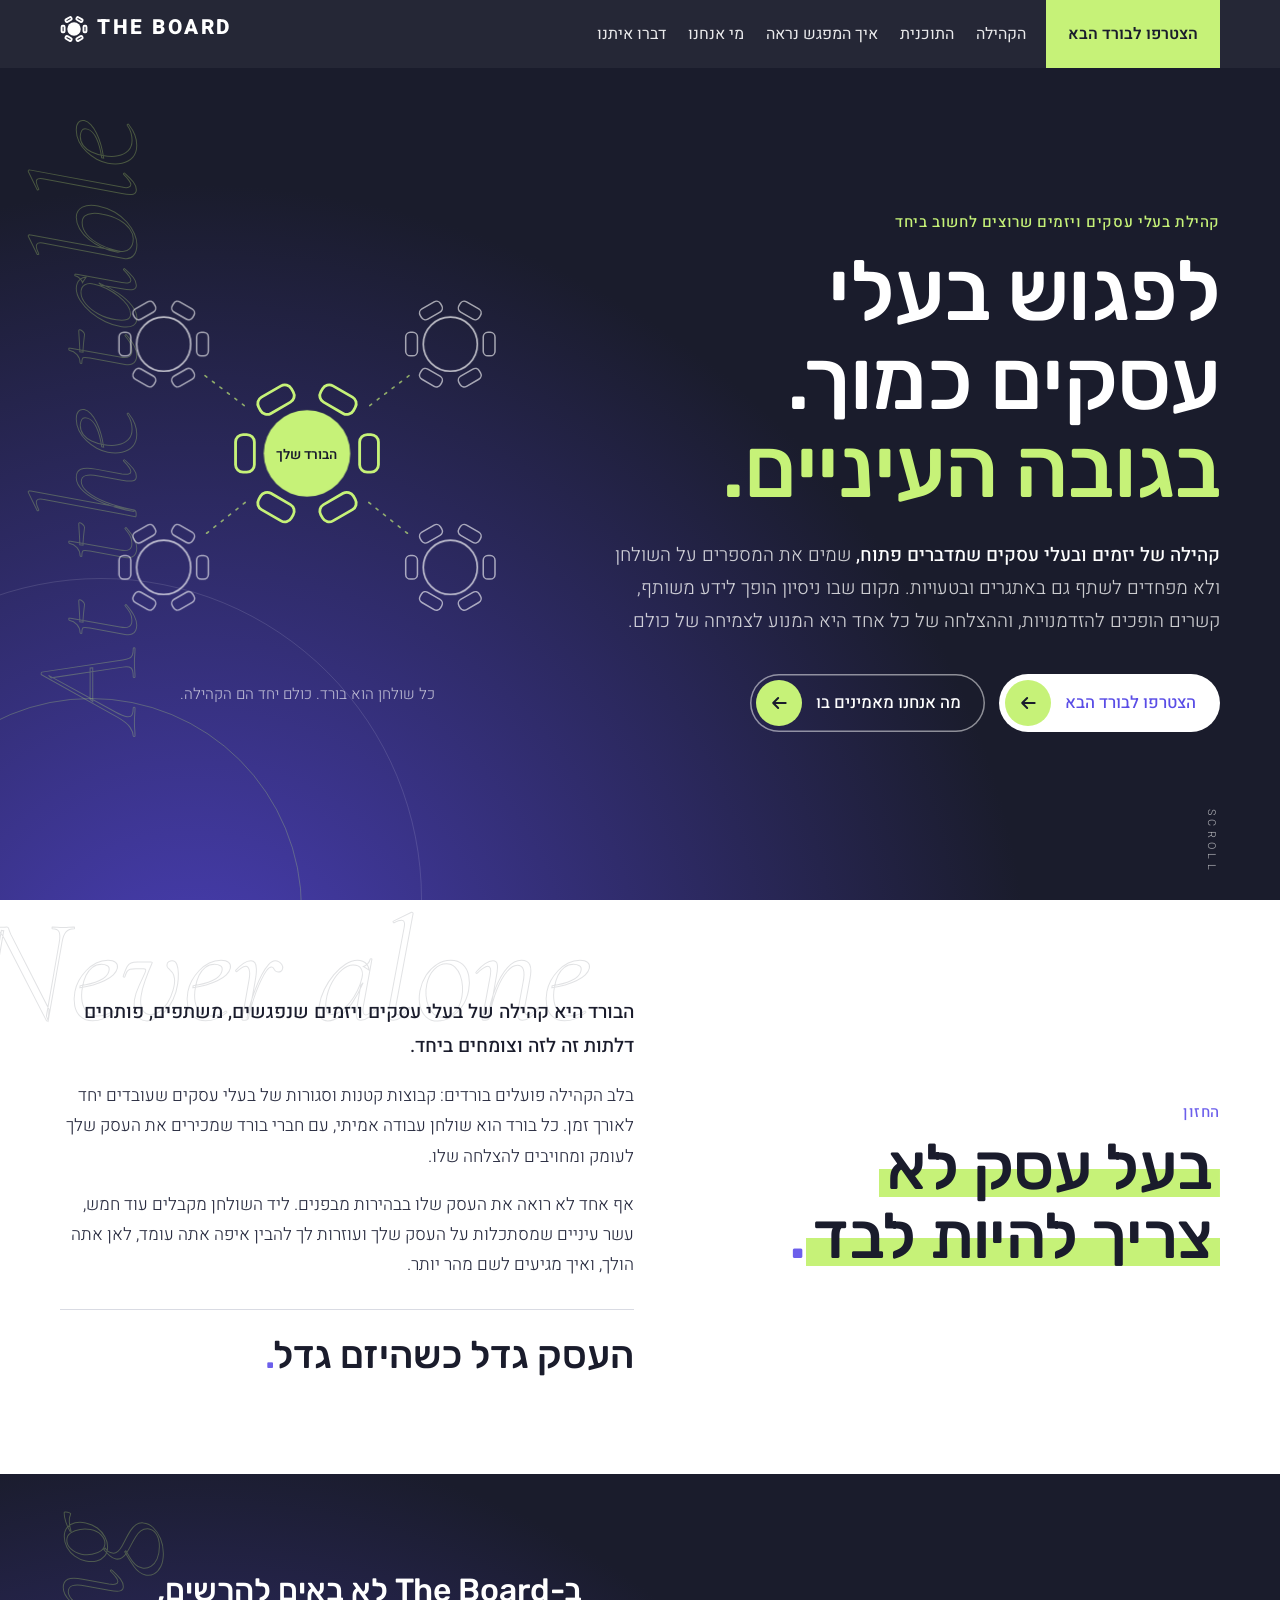
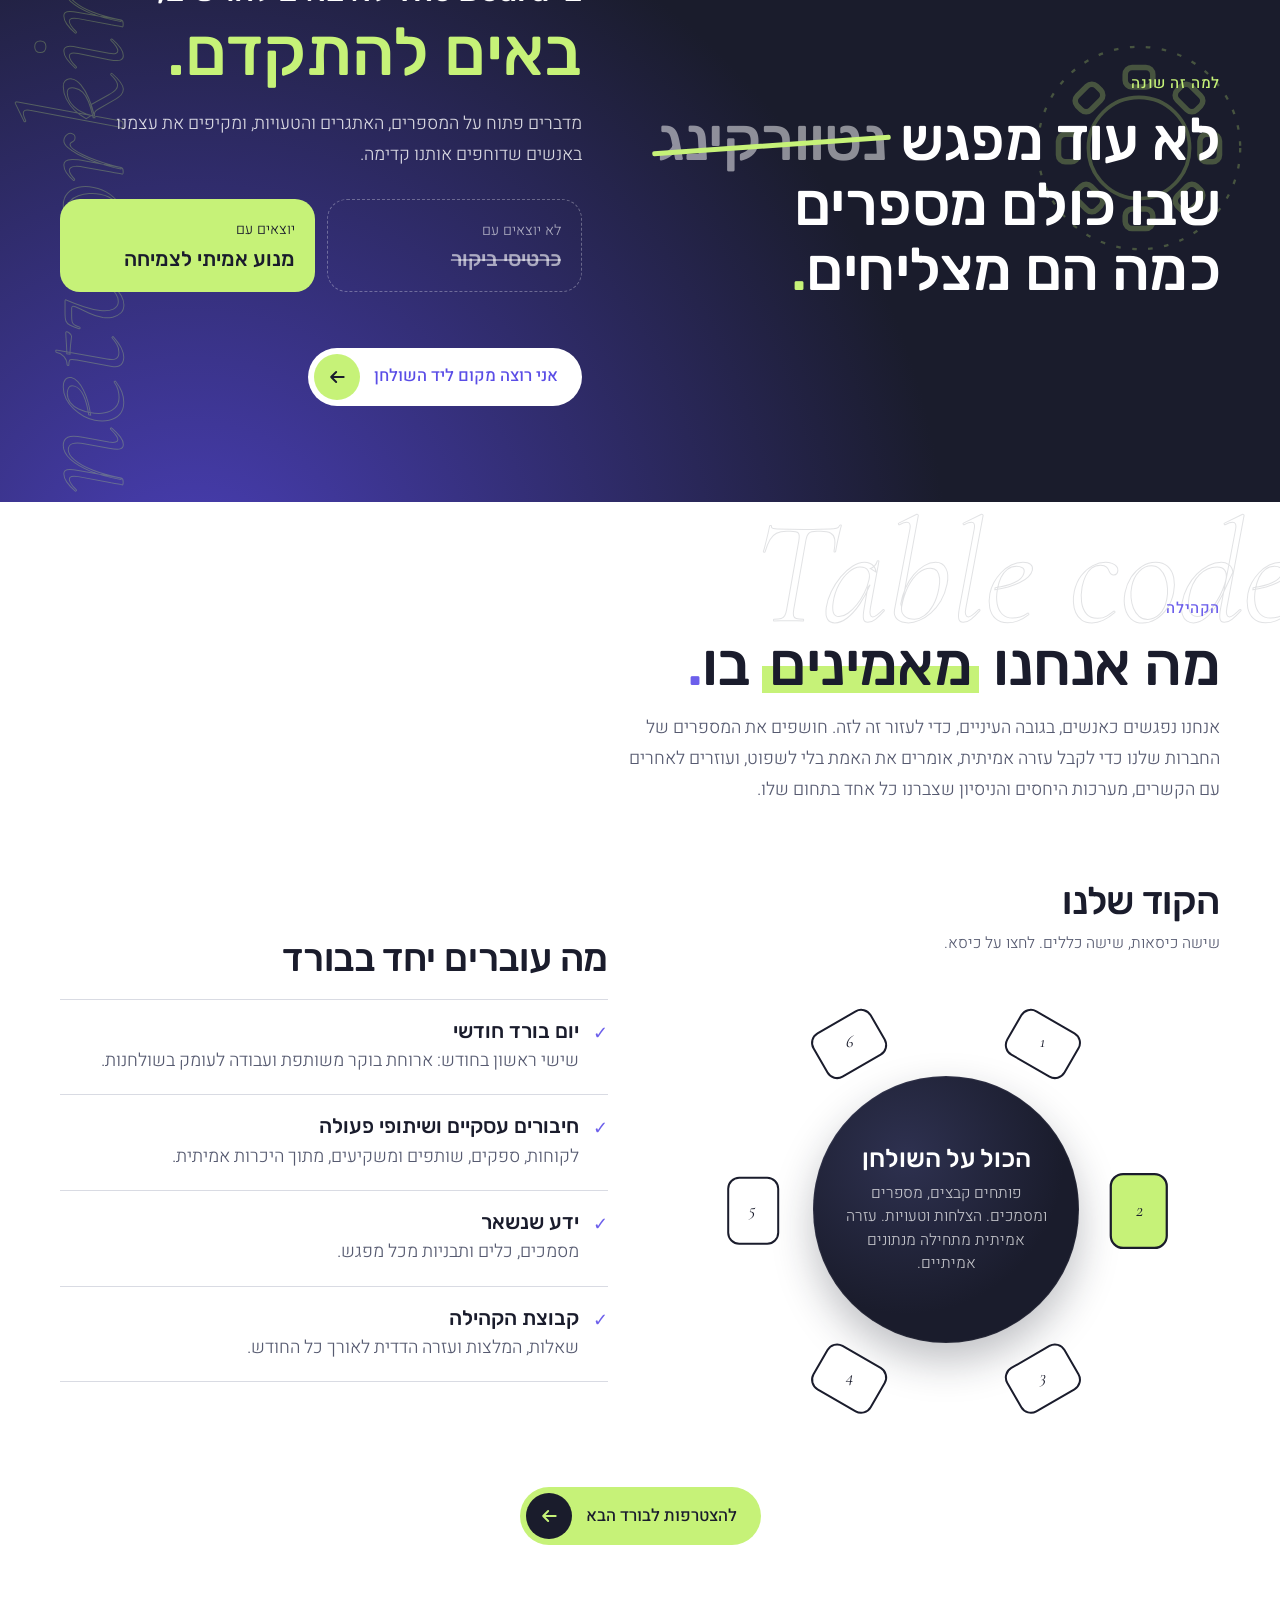
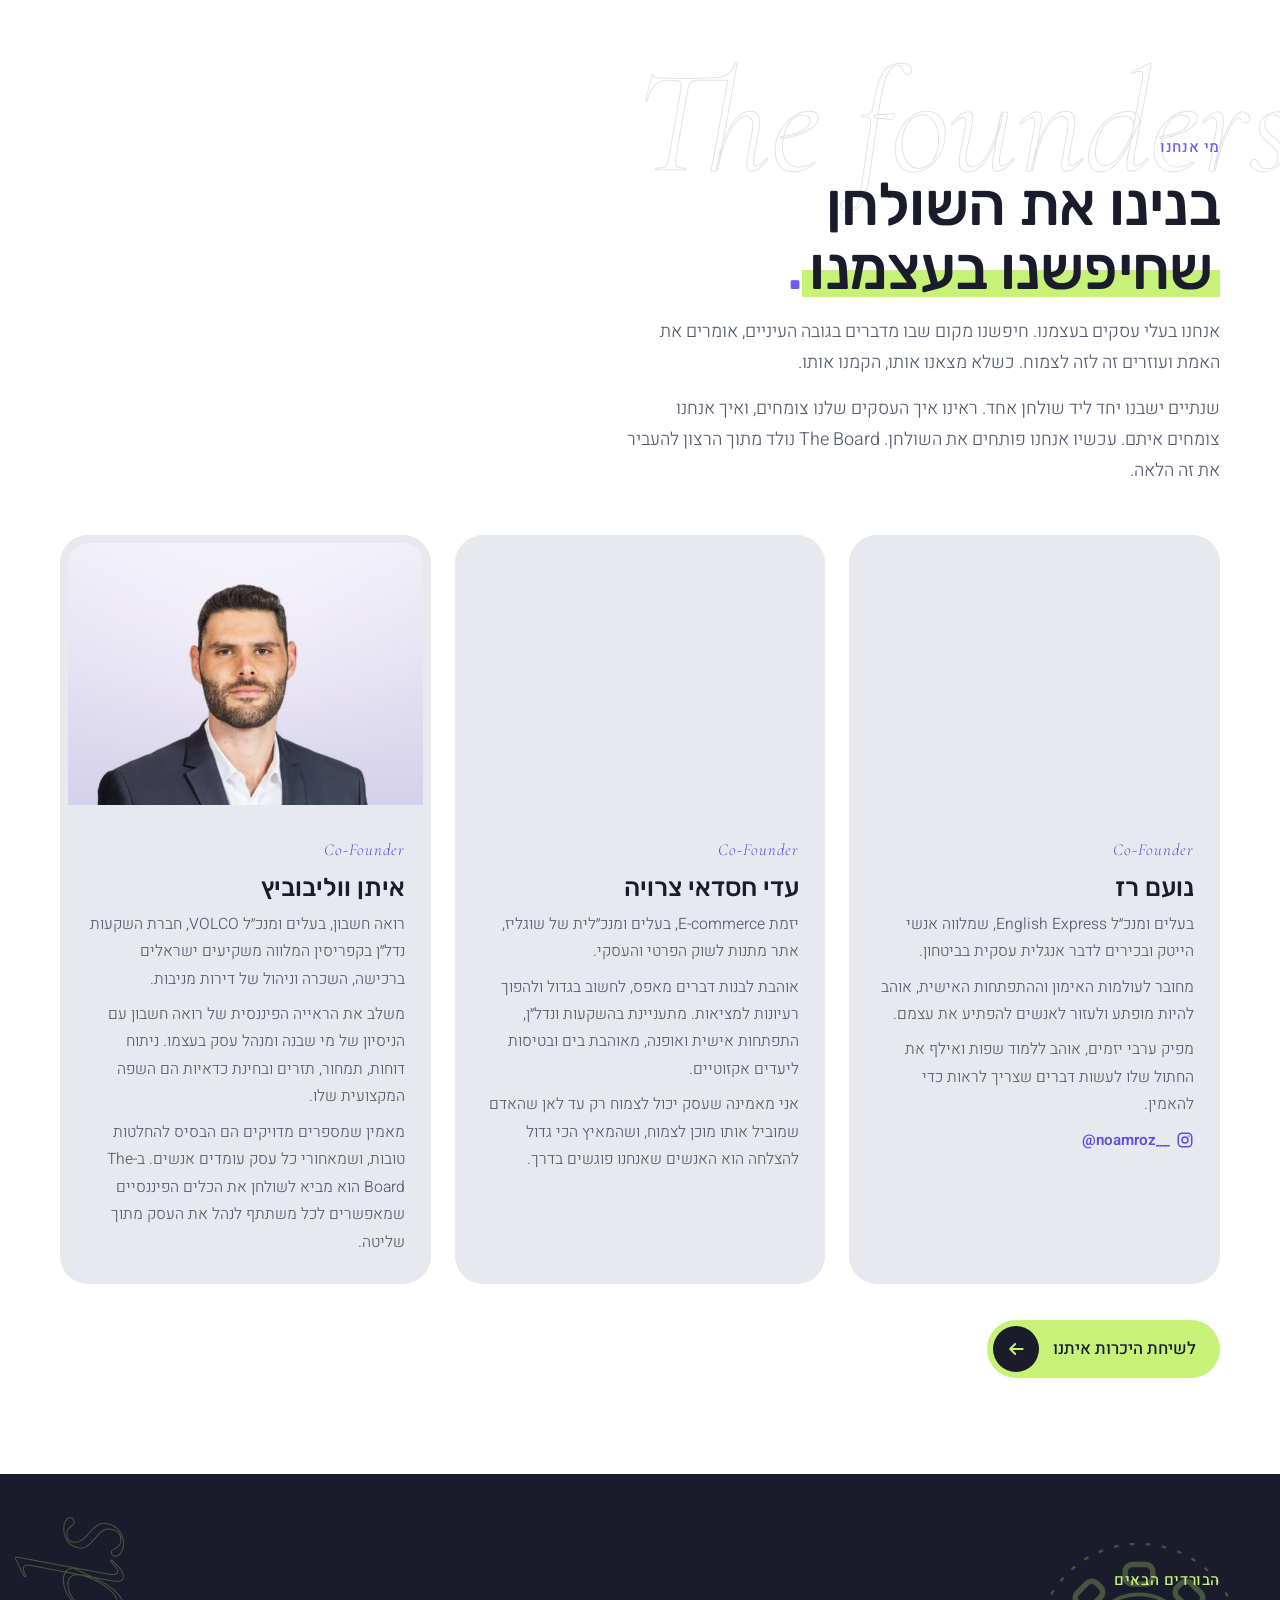
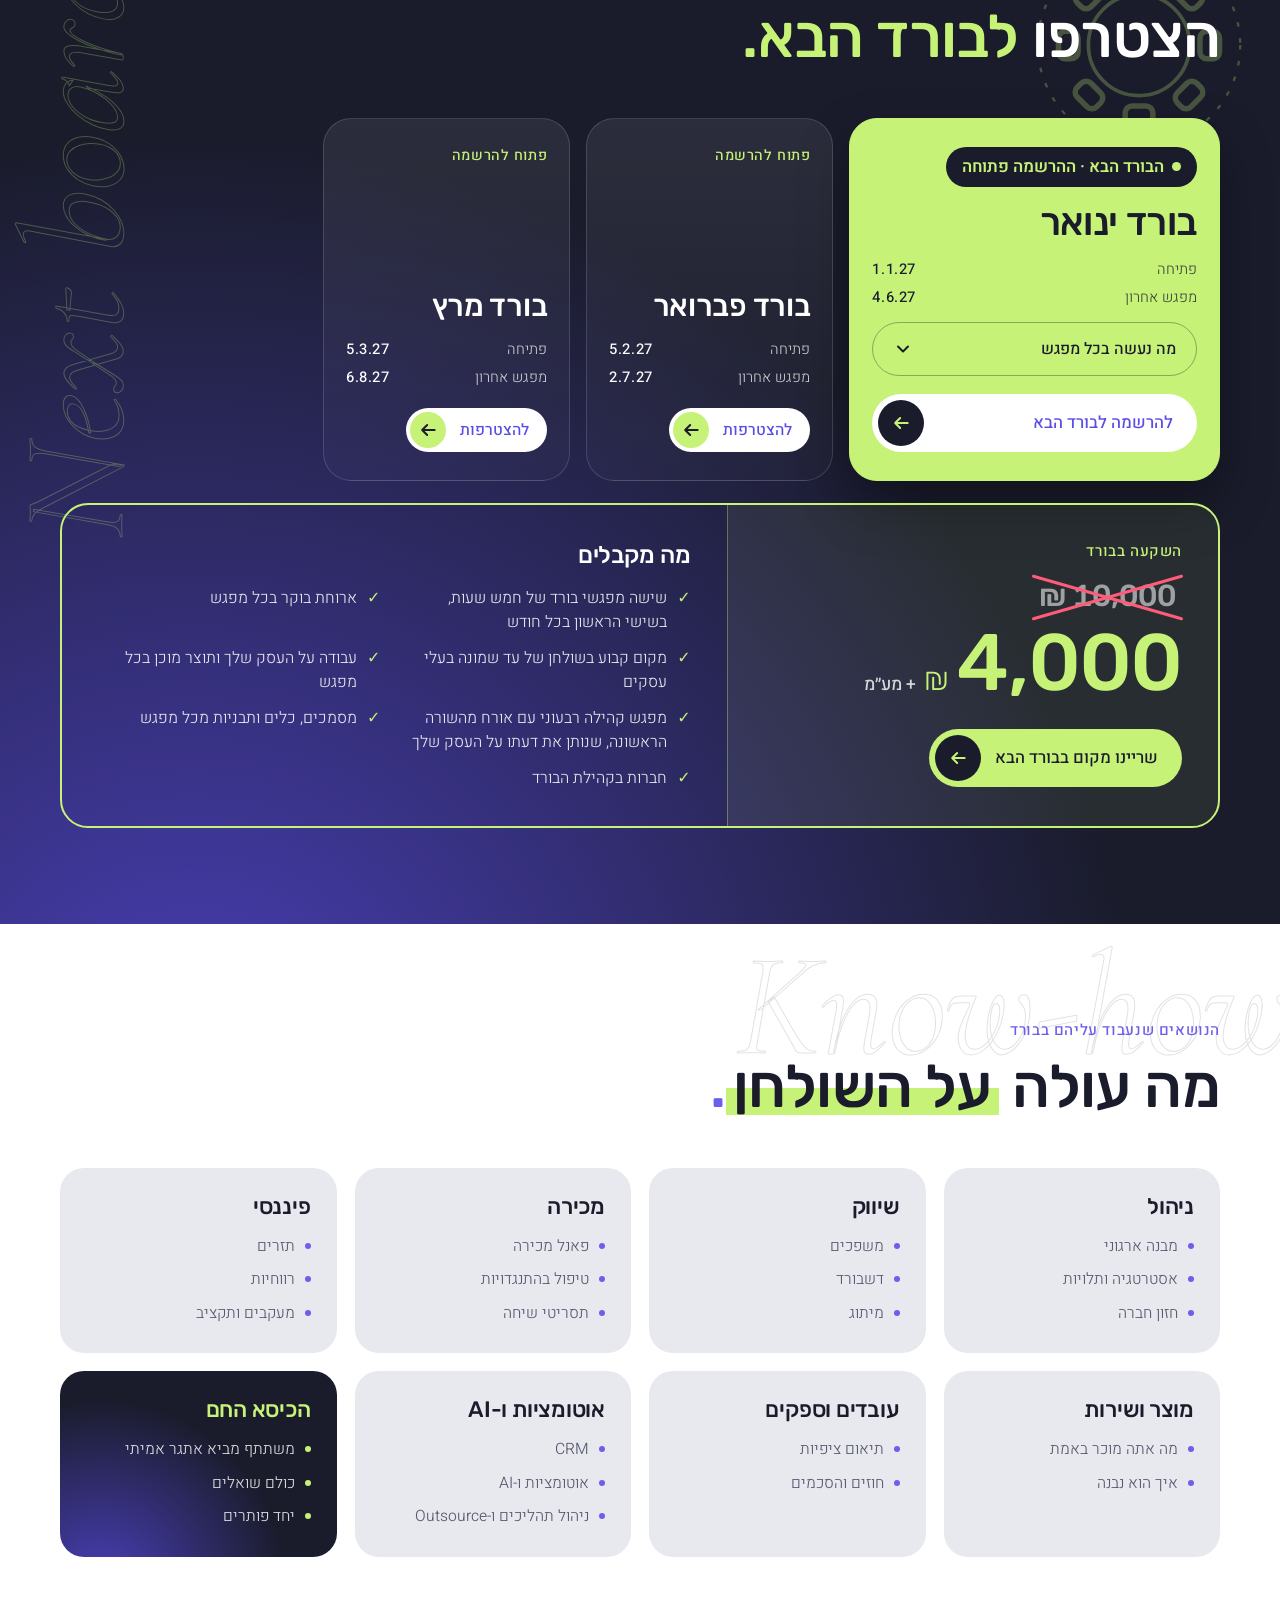
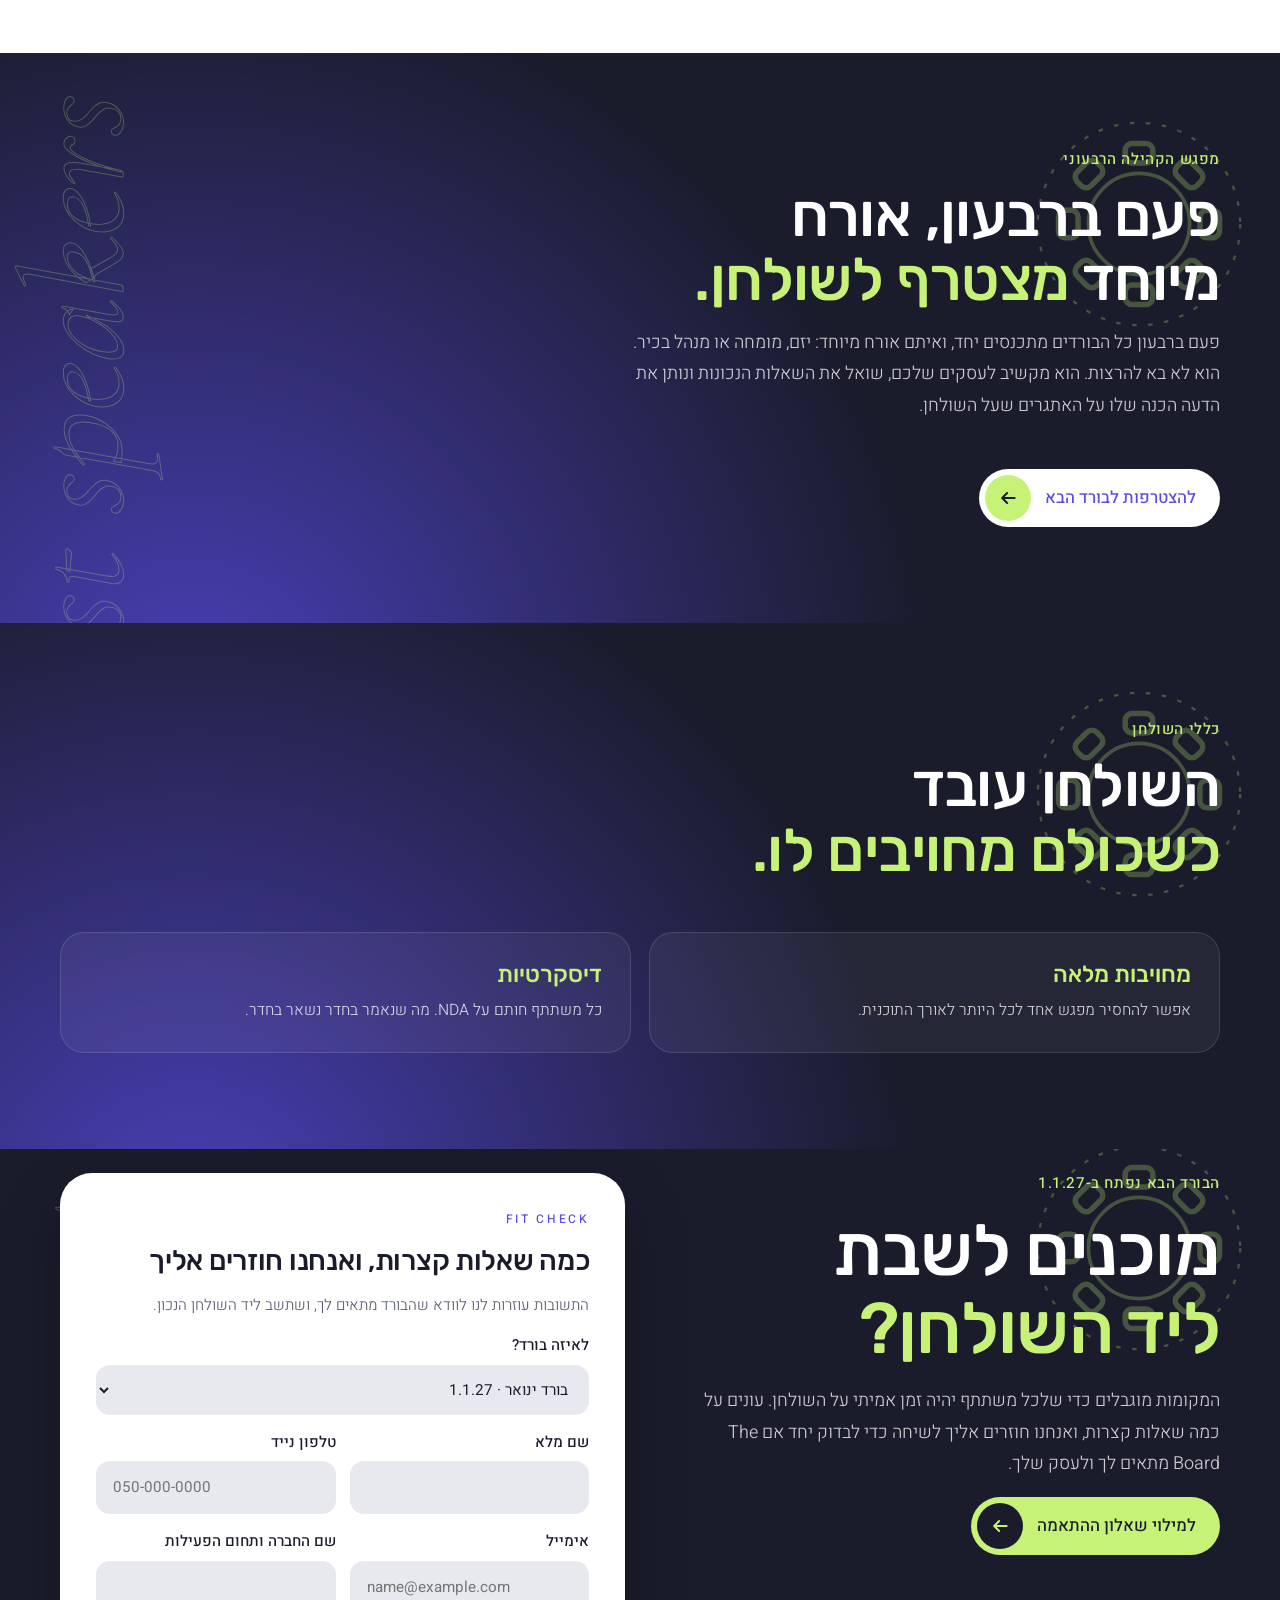
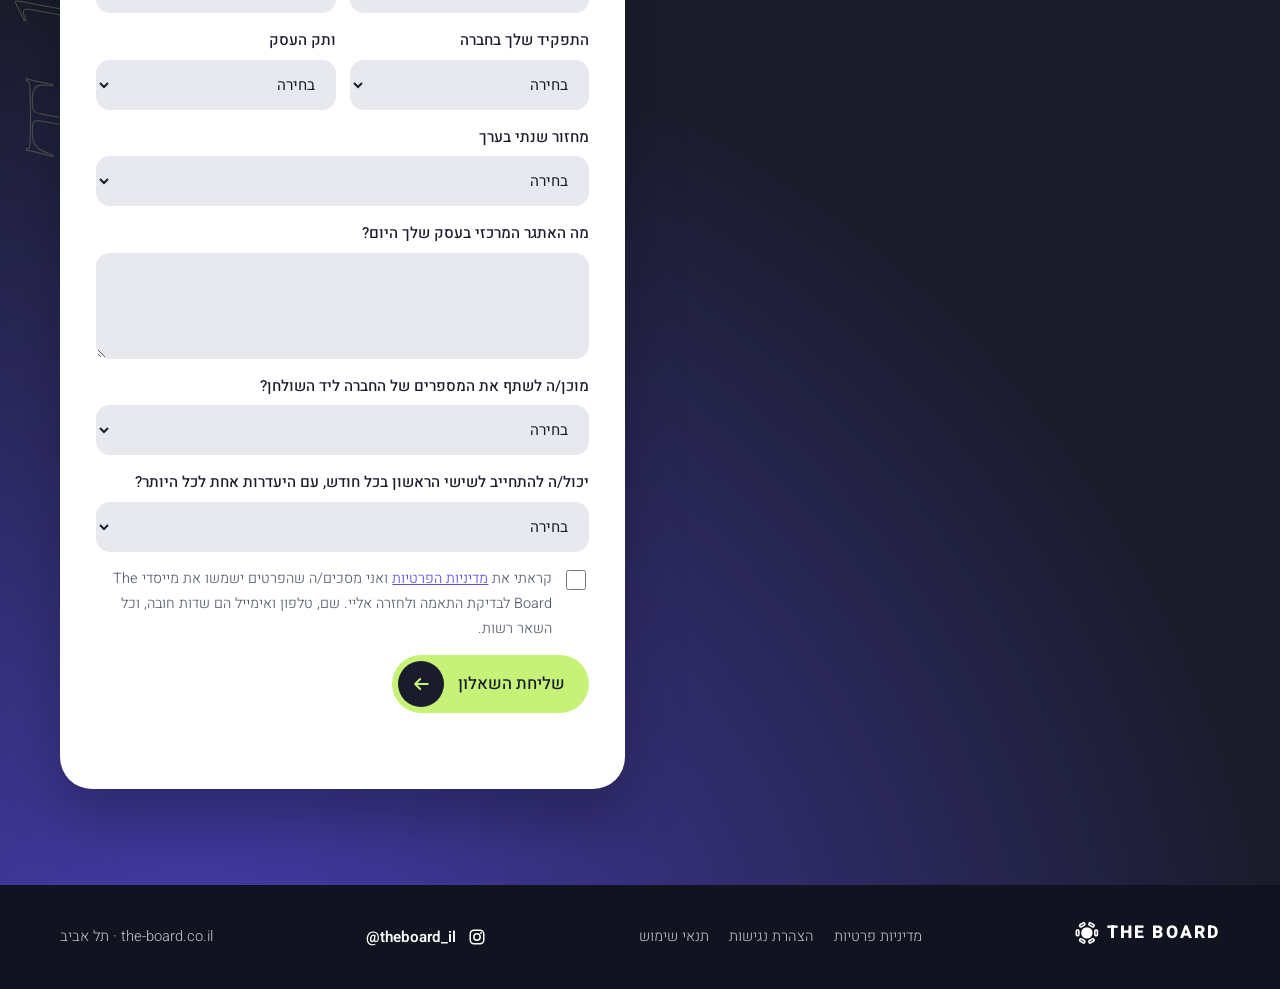
<file: index.html>
<!doctype html>
<html lang="he" dir="rtl">
<head>
<meta charset="utf-8">
<meta name="viewport" content="width=device-width,initial-scale=1,viewport-fit=cover">
<title>The Board | קהילה של בעלי עסקים. הבורד של העסק שלך</title>
<link rel="icon" href="/brand/the-board-icon-dark-bg.svg?v=3" type="image/svg+xml">
<link rel="icon" href="/brand/favicon-32.png?v=3" sizes="32x32" type="image/png">
<link rel="apple-touch-icon" href="/brand/apple-touch-icon.png?v=3">
<meta property="og:type" content="website">
<meta property="og:site_name" content="The Board">
<meta property="og:title" content="קהילת בעלי עסקים. הבורד של העסק שלך">
<meta property="og:url" content="https://the-board.co.il/">
<meta property="og:image" content="https://the-board.co.il/brand/og-image.png?v=5">
<meta property="og:image:width" content="1200">
<meta property="og:image:height" content="630">
<meta name="twitter:card" content="summary_large_image">
<link rel="preconnect" href="https://fonts.googleapis.com">
<link rel="preconnect" href="https://fonts.gstatic.com" crossorigin>
<link rel="stylesheet" href="https://fonts.googleapis.com/css2?family=Rubik:wght@300;400;500;600&family=Heebo:wght@300;400;500;600;700&family=Cormorant+Garamond:ital,wght@0,300;0,500;1,300&display=swap">
<style>
/* Style: deep indigo + plum radial gradients, antique gold accent, tall condensed display type, outlined English "ghost" words, pill buttons with a gold arrow disc. */
:root{
  --indigo:#1A1C2C; --indigo-2:#111320; --plum:#4A3FB8; --purple:#6C5FEB;
  --gold:#C6F278; --gold-2:#C6F278; --gold-ink:#5A4DE6;
  --white:#FFFFFF; --paper:#E8E9EE; --ink:#1A1C2C; --text:#2B2E42; --muted:#565A70; --line:#D9DBE3;
  --f-display:"Rubik","Heebo",system-ui,sans-serif;
  --f-body:"Heebo","Assistant",system-ui,-apple-system,"Segoe UI",Arial,sans-serif;
  --f-latin:"Cormorant Garamond","Cormorant",Georgia,serif;
  --grad:radial-gradient(circle at 15% 115%, var(--plum) 0%, var(--indigo) 58%);
  color-scheme:light;
}
*{box-sizing:border-box}
html{direction:rtl;scroll-behavior:smooth;scroll-padding-top:80px}
body{background:var(--white);color:var(--text);font-family:var(--f-body);font-weight:300;font-size:18px;line-height:1.75;margin:0;-webkit-font-smoothing:antialiased}
.wrap{max-width:1200px;margin-inline:auto;padding-left:max(20px,env(safe-area-inset-left,0px));padding-right:max(20px,env(safe-area-inset-right,0px))}
h1,h2,h3{font-family:var(--f-display);line-height:1.08;margin:0;font-weight:500;letter-spacing:-.01em;text-wrap:balance}
h2{font-size:clamp(2.2rem,1.5rem + 2.8vw,3.8rem);color:var(--ink)}
h3{font-size:1.4rem;line-height:1.2}
p{margin:0}
a{color:inherit}
:focus-visible{outline:2px solid var(--purple);outline-offset:3px;border-radius:4px}
section{padding-block:96px;position:relative;overflow:hidden}
.dark{background:var(--grad);color:#fff}
.dark h2,.dark h3{color:#fff}
.kicker{font-family:var(--f-body);font-weight:500;font-size:.95rem;letter-spacing:.04em;color:var(--purple);line-height:1.4}
.lead{font-size:1.12rem;color:var(--muted);max-width:60ch}
.dark .lead{color:rgba(255,255,255,.78)}
.dot{color:var(--purple)}
.dark .dot,.dark .kicker{color:var(--gold)}
.sec-head{display:grid;gap:14px;margin-bottom:48px;position:relative;z-index:1;max-width:760px}

/* Ghost English words, outlined like VLU's "BUSINESS SUCCESS" */
.ghost{position:absolute;font-family:var(--f-latin);font-weight:300;font-style:italic;line-height:.85;letter-spacing:0;color:transparent;-webkit-text-stroke:1px rgba(26,28,44,.13);font-size:clamp(4rem,2rem + 9vw,10rem);white-space:nowrap;pointer-events:none;user-select:none;direction:ltr;z-index:0}
.dark .ghost{-webkit-text-stroke:1px rgba(198,242,120,.28)}
.ghost.v{writing-mode:vertical-rl;transform:rotate(180deg)}

/* Buttons: pill with a gold arrow disc */
.btn{display:inline-flex;align-items:center;gap:14px;background:#fff;color:var(--gold-ink);font-family:var(--f-body);font-weight:500;font-size:1.05rem;line-height:1;text-decoration:none;padding:6px 24px 6px 6px;border-radius:999px;border:0;cursor:pointer;transition:transform .2s ease,box-shadow .2s ease;white-space:nowrap}
.btn .arr{width:46px;height:46px;border-radius:50%;background:var(--gold);color:var(--indigo);display:grid;place-items:center;flex:none;transition:transform .25s ease}
.btn .arr svg{width:20px;height:20px}
.btn:hover{transform:translateY(-2px);box-shadow:0 10px 24px rgba(0,0,0,.18)}
.btn:hover .arr{transform:translateX(-4px)}
.btn.gold{background:var(--gold);color:var(--indigo)}
.btn.gold .arr{background:var(--indigo);color:var(--gold)}
.btn.line{background:transparent;color:#fff;box-shadow:inset 0 0 0 1.5px rgba(255,255,255,.5)}
.sess-btn{align-self:stretch;display:flex;align-items:center;justify-content:space-between;gap:10px;background:transparent;border:1.5px solid rgba(26,28,44,.35);border-radius:999px;padding:12px 20px;font:inherit;font-weight:500;font-size:1rem;color:var(--indigo);cursor:pointer;transition:background .2s ease,border-color .2s ease}
.sess-btn:hover{background:rgba(26,28,44,.08);border-color:var(--indigo)}
.sess-btn svg{width:20px;height:20px;flex:none;transition:transform .3s ease}
.sess-btn[aria-expanded="true"] svg{transform:rotate(180deg)}
.sched>*{min-width:0}
.sess-panel{grid-column:1/-1;background:#fff;color:var(--ink);border-radius:28px;padding:32px;position:relative;z-index:1;animation:jtin .45s ease;scroll-margin-top:90px}
.sess-head{display:flex;justify-content:space-between;align-items:flex-start;gap:20px;margin-bottom:28px}
.sess-head h3{font-size:clamp(1.6rem,1.3rem + 1.2vw,2.3rem);color:var(--ink)}
.sess-head p{color:var(--muted);margin-top:8px;max-width:60ch}
.sess-close{flex:none;width:48px;height:48px;border-radius:50%;border:0;background:var(--gold);cursor:pointer;position:relative}
.sess-close i::before,.sess-close i::after{content:"";position:absolute;inset:50% auto auto 50%;width:18px;height:2px;background:var(--indigo);transform:translate(-50%,-50%) rotate(45deg)}
.sess-close i::after{transform:translate(-50%,-50%) rotate(-45deg)}
@keyframes jtin{from{opacity:0;transform:translateY(-8px)}to{opacity:1;transform:none}}
.sess-day{display:grid;grid-template-columns:.8fr 1.2fr;gap:40px;margin-top:36px;padding-top:32px;border-top:1px solid var(--line)}
.sess-day>*{min-width:0}
.sess-day h4{margin:0;font-family:var(--f-display);font-weight:500;font-size:1.6rem;color:var(--ink);line-height:1.2}
.sess-day-head p{color:var(--muted);margin-top:10px}
.sess-panel .row{border-bottom-color:var(--line);padding-block:14px;grid-template-columns:80px 1fr}
.sess-panel .row time{color:var(--purple);font-size:1.15rem}
.sess-panel .row div{color:var(--ink);font-size:1.15rem}
.sess-panel .row small{color:var(--muted)}
.price{margin-top:22px;display:grid;grid-template-columns:.85fr 1.15fr;border:2px solid var(--gold);border-radius:28px;overflow:hidden;position:relative;z-index:1}
.price>*{min-width:0}
.price-tag{background:rgba(198,242,120,.08);padding:36px;display:grid;gap:14px;align-content:start;border-inline-end:1px solid rgba(198,242,120,.35)}
.was{display:flex;margin-bottom:-6px}
.was-num{position:relative;font-family:var(--f-display);font-weight:500;font-size:1.9rem;line-height:1;color:rgba(255,255,255,.55);padding:4px 6px;font-variant-numeric:tabular-nums}
.was-num::before,.was-num::after{content:"";position:absolute;left:-4px;right:-4px;top:50%;height:3px;border-radius:2px;background:#FF5C7A}
.was-num::before{transform:rotate(16deg)}
.was-num::after{transform:rotate(-16deg)}
.amount{display:flex;align-items:baseline;gap:8px;color:var(--gold);direction:rtl}
.amount b{font-family:var(--f-display);font-weight:500;font-size:clamp(3.4rem,2.6rem + 3vw,5rem);line-height:1;font-variant-numeric:tabular-nums}
.amount span{font-family:var(--f-display);font-size:2rem}
.amount .vat{font-size:1.1rem;font-weight:500;color:rgba(255,255,255,.8);white-space:nowrap}
.per{color:rgba(255,255,255,.75)}
.price-tag .btn{justify-self:start;margin-top:8px}
.price-list{padding:36px;display:grid;gap:16px;align-content:start}
.price-list h3{color:#fff;font-size:1.5rem}
.price-list ul{list-style:none;margin:0;padding:0;display:grid;grid-template-columns:1fr 1fr;gap:12px 28px}
.price-list li{display:flex;gap:10px;align-items:baseline;color:rgba(255,255,255,.88);font-size:1rem;line-height:1.5}
.price-list li::before{content:"✓";color:var(--gold);font-weight:700;flex:none}
.cta-row.center{justify-content:center;margin-top:48px}
.cta-row{display:flex;margin-top:36px;position:relative;z-index:1}
.agenda .cta-row{margin-top:28px}
.btn.small{font-size:.98rem;padding:4px 18px 4px 4px}
.btn.small .arr{width:36px;height:36px}
.btn[disabled]{opacity:.6;cursor:wait}

/* Header */
.top{position:sticky;top:0;z-index:30;background:rgba(26,28,44,.95);backdrop-filter:blur(8px);color:#fff}
.top .wrap{display:flex;align-items:center;gap:20px;height:68px}
.topbar{background:var(--gold);color:var(--indigo);text-align:center;font-weight:700;font-size:.95rem;line-height:1.4;padding:8px 16px}
.cta-tab{background:var(--gold);color:var(--indigo);font-family:var(--f-body);font-weight:600;font-size:1rem;text-decoration:none;padding:0 22px;height:68px;display:flex;align-items:center;white-space:nowrap}
.cta-tab:hover{background:var(--gold-2)}
.tabsnav{display:flex;gap:22px;flex:1;overflow-x:auto;scrollbar-width:none}
.tabsnav::-webkit-scrollbar{display:none}
.navl{text-decoration:none;font-family:var(--f-body);font-size:1rem;font-weight:400;white-space:nowrap;opacity:.9}
.navl:hover{color:var(--gold);opacity:1}
.mark{color:#fff;text-decoration:none;margin-inline-start:auto}

/* Hero */
.hero{min-height:calc(100vh - 68px);display:flex;align-items:center;padding-block:72px 96px}
.hero .wrap{display:grid;grid-template-columns:1.25fr 1fr;gap:48px;align-items:center;position:relative;z-index:1}
.hero .wrap>*{min-width:0}
.hero h1{font-size:clamp(2.8rem,1.6rem + 4.6vw,5.4rem);color:#fff;font-weight:500;line-height:1.05}
.hero .lead{margin-top:26px;font-size:1.18rem}
.hero .lead b{color:#fff;font-weight:500}
.hero-cta{display:flex;flex-wrap:wrap;gap:14px;margin-top:36px}
.hero::after{content:"";position:absolute;width:640px;height:640px;border-radius:50%;border:1px solid rgba(255,255,255,.12);left:-220px;bottom:-320px}
.hero::before{content:"";position:absolute;width:420px;height:420px;border-radius:50%;border:1px solid rgba(198,242,120,.25);left:-120px;bottom:-220px}
.scroll{position:absolute;bottom:26px;right:max(20px,calc((100vw - 1200px)/2 + 20px));font-family:var(--f-body);font-size:.68rem;letter-spacing:.4em;color:rgba(255,255,255,.6);writing-mode:vertical-rl;z-index:1;direction:ltr}
.table-frame{justify-self:center;width:100%;max-width:470px;display:grid;gap:10px;justify-items:center}
.community-art{width:100%;height:auto;display:block;overflow:visible}
.community-art .top{fill:none;stroke:rgba(255,255,255,.7);stroke-width:1.4}
.community-art .top.main{fill:var(--gold);stroke:none}
.community-art .you{font-family:var(--f-body);font-weight:600;font-size:11.5px;fill:var(--indigo)}
.community-art .spin rect{fill:none;stroke:rgba(255,255,255,.6);stroke-width:1.3}
.community-art .spin.lime rect{stroke:var(--gold);stroke-width:1.5}
.community-art .spin{animation:tspin 40s linear infinite}
.community-art .spin.rev{animation-direction:reverse}
@keyframes tspin{to{transform:rotate(360deg)}}
.community-art .lk{stroke:var(--gold);stroke-opacity:.65;stroke-width:1.4;stroke-dasharray:2 6;stroke-linecap:round;animation:lkflow 1.8s linear infinite}
@keyframes lkflow{to{stroke-dashoffset:-16}}
@media (prefers-reduced-motion:reduce){.community-art .spin,.community-art .lk{animation:none}}
.art-cap{font-size:.95rem;color:rgba(255,255,255,.65);text-align:center}
@keyframes lkflow{to{stroke-dashoffset:-16}}

/* Facts strip */
.facts{background:var(--gold);color:var(--indigo)}
.facts .wrap,.facts-inline{display:grid;grid-template-columns:repeat(4,1fr)}
.facts-inline{border-radius:28px;margin-bottom:18px;position:relative;z-index:1}
.ticker{background:var(--gold);color:var(--indigo);overflow:hidden;white-space:nowrap}
.ticker-track{display:inline-flex;animation:tick 45s linear infinite}
.ticker:hover .ticker-track{animation-play-state:paused}
.ticker-run{display:inline-flex;align-items:center;gap:36px;padding:22px 18px}
.ticker-run span{font-family:var(--f-display);font-weight:500;font-size:clamp(1.15rem,1rem + .6vw,1.5rem)}
.ticker-run i{font-style:normal;color:var(--purple);font-size:1.1rem}
@keyframes tick{to{transform:translateX(50%)}}
.fact{padding:26px 20px;display:grid;gap:2px;text-align:center}
.fact + .fact{border-right:1px solid rgba(26,28,44,.25)}
.fact{min-width:0}
.fact b{font-family:var(--f-display);font-size:clamp(1.7rem,1.3rem + 1.2vw,2.3rem);line-height:1.1;font-weight:500;direction:ltr;white-space:nowrap}
.fact span{font-size:.98rem;font-weight:500}

/* Vision */
.vision .wrap{display:grid;grid-template-columns:1fr 1.1fr;gap:64px;align-items:center;position:relative;z-index:1}
.vision .wrap>*{min-width:0}
.vision h2{font-size:clamp(2.4rem,1.6rem + 3vw,4.2rem)}
.hl{background-image:linear-gradient(transparent 52%,var(--gold) 52%,var(--gold) 90%,transparent 90%);background-repeat:no-repeat;background-position:right center;background-size:100% 100%;-webkit-box-decoration-break:clone;box-decoration-break:clone;padding-inline:.12em;transition:background-size 1.1s cubic-bezier(.6,.1,.2,1) .2s}
.js .hl:not(.in){background-size:0% 100%}
.lit{color:var(--gold)}
.dark .sec-head::before,.join-head::before{content:"";position:absolute;z-index:-1;width:clamp(150px,18vw,230px);aspect-ratio:1;inset-inline-start:-34px;top:-40px;background:url("data:image/svg+xml,%3Csvg xmlns='http://www.w3.org/2000/svg' viewBox='0 0 100 100'%3E%3Cg fill='none' stroke='%23C6F278' stroke-width='1.6'%3E%3Ccircle cx='50' cy='50' r='22'/%3E%3Ccircle cx='50' cy='50' r='44' stroke-dasharray='2 5' stroke-width='1'/%3E%3C/g%3E%3Cg fill='none' stroke='%23C6F278' stroke-width='2.4'%3E%3Crect x='44' y='15' width='12' height='8.5' rx='3' transform='rotate(0 50 50)'/%3E%3Crect x='44' y='15' width='12' height='8.5' rx='3' transform='rotate(45 50 50)'/%3E%3Crect x='44' y='15' width='12' height='8.5' rx='3' transform='rotate(90 50 50)'/%3E%3Crect x='44' y='15' width='12' height='8.5' rx='3' transform='rotate(135 50 50)'/%3E%3Crect x='44' y='15' width='12' height='8.5' rx='3' transform='rotate(180 50 50)'/%3E%3Crect x='44' y='15' width='12' height='8.5' rx='3' transform='rotate(225 50 50)'/%3E%3Crect x='44' y='15' width='12' height='8.5' rx='3' transform='rotate(270 50 50)'/%3E%3Crect x='44' y='15' width='12' height='8.5' rx='3' transform='rotate(315 50 50)'/%3E%3C/g%3E%3C/svg%3E") center/contain no-repeat;opacity:.26;animation:spin 70s linear infinite;pointer-events:none}
.join-head{position:relative;z-index:1}
@keyframes spin{to{transform:rotate(360deg)}}
.manifesto .wrap{display:grid;grid-template-columns:1.1fr 1fr;gap:64px;align-items:center;position:relative;z-index:1}
.manifesto .wrap>*{min-width:0}
.strike{text-decoration:none;position:relative;white-space:nowrap;color:rgba(255,255,255,.5)}
.strike::after{content:"";position:absolute;inset-inline:-.08em;top:54%;height:.09em;background:var(--gold);transform:rotate(-4deg);border-radius:2px}
.mf-body{display:grid;gap:20px;color:rgba(255,255,255,.82);font-size:1.12rem}
.mf-lead{font-family:var(--f-display);font-weight:500;font-size:clamp(1.5rem,1.2rem + 1vw,2rem);line-height:1.3;color:#fff}
.mf-big{display:block;font-size:clamp(2.6rem,1.8rem + 3vw,4.2rem);line-height:1.05;margin-top:6px}
.mf-swap{display:grid;grid-template-columns:1fr 1fr;gap:12px;margin-top:8px}
.mf-swap>div{border-radius:20px;padding:18px 20px;display:grid;gap:4px}
.mf-swap span{font-size:.9rem}
.mf-swap b{font-family:var(--f-display);font-weight:500;font-size:1.3rem;line-height:1.25}
.mf-out{border:1px dashed rgba(255,255,255,.3);color:rgba(255,255,255,.6)}
.mf-out b{text-decoration:line-through;text-decoration-color:rgba(255,255,255,.45)}
.mf-in{background:var(--gold);color:var(--indigo)}
.vision-close{font-family:var(--f-display);font-weight:500;font-size:clamp(1.7rem,1.3rem + 1.4vw,2.4rem);line-height:1.2;color:var(--ink);margin-top:10px;padding-top:22px;border-top:1px solid var(--line)}
.vision-body{display:grid;gap:18px;font-size:1.08rem}
.vision-body p:first-child{font-weight:500;color:var(--ink);font-size:1.2rem}

/* Code cards */
.tablex{display:grid;grid-template-columns:1fr 1fr;gap:64px;align-items:center;margin-top:72px;position:relative;z-index:1}
.tablex>*{min-width:0}
.tx-hint{color:var(--muted);font-size:.98rem;margin-bottom:22px}
.tx-wrap{position:relative;width:min(100%,460px);aspect-ratio:1;margin-inline:auto}
.tx-ring{position:absolute;inset:21%;border-radius:50%;background:radial-gradient(circle at 35% 30%,#2E3150 0%,var(--ink) 62%);box-shadow:0 18px 40px rgba(26,28,44,.28),inset 0 0 0 1px rgba(255,255,255,.06)}
.tx-center{position:absolute;inset:24%;display:grid;align-content:center;justify-items:center;gap:8px;text-align:center;padding:4%}
.tx-center b{font-family:var(--f-display);font-weight:500;font-size:clamp(1.15rem,.9rem + 1vw,1.6rem);line-height:1.2;color:#fff}
.tx-center span{color:rgba(255,255,255,.72);font-size:clamp(.82rem,.75rem + .3vw,.98rem);line-height:1.5}
.tx-center.swap{animation:txin .45s ease}
@keyframes txin{from{opacity:0;transform:translateY(6px)}to{opacity:1;transform:none}}
.seat-btn{position:absolute;transform:translate(-50%,-50%);width:clamp(48px,15%,68px);aspect-ratio:1;border:0;background:none;color:var(--ink);font-family:var(--f-latin);font-style:italic;font-size:1.1rem;cursor:pointer;display:grid;place-items:center;transition:transform .2s ease,color .2s ease;padding:0;isolation:isolate}
.seat-btn::before{content:"";position:absolute;left:0;right:0;top:50%;height:70%;margin-top:-35%;border-radius:12px;border:2px solid var(--ink);background:#fff;transform:rotate(var(--r,0deg));z-index:-1;transition:background .2s ease,border-color .2s ease}
.seat-btn:hover{transform:translate(-50%,-50%) scale(1.08)}
.seat-btn.on{color:var(--ink);transform:translate(-50%,-50%) scale(1.12)}
.seat-btn.on::before{background:var(--gold);border-color:var(--ink)}
.tx-list{list-style:none;margin:0;padding:0;display:grid}
.tx-list li{display:grid;grid-template-columns:auto 1fr;column-gap:14px;padding-block:18px;border-bottom:1px solid var(--line)}
.tx-list li:first-child{border-top:1px solid var(--line)}
.tx-list li::before{content:"✓";color:var(--purple);font-weight:700;grid-row:span 2}
.tx-list b{font-family:var(--f-display);font-weight:500;font-size:1.3rem;color:var(--ink);line-height:1.3}
.tx-list span{color:var(--muted);grid-column:2}
.code-list{list-style:none;margin:0;padding:0;display:grid;grid-template-columns:1fr 1fr;column-gap:56px;position:relative;z-index:1}
.code-list li{display:grid;grid-template-columns:auto 1fr;column-gap:14px;align-items:baseline;padding-block:16px;border-bottom:1px solid var(--line)}
.code-list li::before{content:"";width:8px;height:8px;border-radius:50%;background:var(--purple);grid-row:span 2;transform:translateY(-2px)}
.code-list b{font-family:var(--f-display);font-weight:500;font-size:1.25rem;color:var(--ink);line-height:1.3}
.code-list span{color:var(--muted);font-size:1rem;grid-column:2}
.code{display:grid;grid-template-columns:repeat(4,1fr);gap:18px;position:relative;z-index:1}
.cv{background:var(--paper);border-radius:0 0 28px 0;padding:28px 24px;display:grid;gap:10px;align-content:start;border-top:3px solid var(--purple);transition:transform .2s ease,background .2s ease}
.cv:hover{transform:translateY(-4px);background:#fff;box-shadow:0 14px 30px rgba(26,28,44,.1)}
.cv .num{font-family:var(--f-latin);font-weight:300;font-style:italic;font-size:2rem;color:var(--purple);line-height:1}
.cv b{font-family:var(--f-display);font-weight:500;font-size:1.35rem;line-height:1.2;color:var(--ink)}
.cv span{color:var(--muted);font-size:.98rem}

.work{display:grid;grid-template-columns:repeat(3,1fr);gap:18px;margin-top:20px;position:relative;z-index:1}
.wk{display:grid;gap:8px;align-content:start;padding:28px;border-radius:24px;background:var(--grad);color:#fff}
.wk b{font-family:var(--f-display);font-weight:500;font-size:1.35rem;line-height:1.2;color:var(--gold-2)}
.wk span{color:rgba(255,255,255,.82);font-size:.98rem}
.sub-h{font-size:clamp(1.7rem,1.3rem + 1.4vw,2.4rem);color:var(--ink);margin:80px 0 24px;position:relative;z-index:1}

/* Why */
.usp{display:grid;grid-template-columns:repeat(3,1fr);gap:18px;margin-bottom:40px;position:relative;z-index:1}
.up{display:grid;gap:8px;align-content:start;padding-top:18px;border-top:1px solid rgba(198,242,120,.5)}
.up b{font-family:var(--f-display);font-weight:500;font-size:1.35rem;line-height:1.2;color:var(--gold-2)}
.up span{color:rgba(255,255,255,.8);font-size:.98rem}
.cmpwrap{overflow-x:auto;padding:10px;margin-top:8px;border-radius:24px;background:rgba(255,255,255,.05);border:1px solid rgba(255,255,255,.12);position:relative;z-index:1}
.cmp{border-collapse:separate;border-spacing:0;width:100%;min-width:720px;font-size:1rem}
.cmp th,.cmp td{padding:16px 18px;border-bottom:1px solid rgba(255,255,255,.1);text-align:right;vertical-align:top;color:rgba(255,255,255,.82)}
.cmp tr:last-child td{border-bottom:0}
.cmp th{font-family:var(--f-display);font-size:1.1rem;font-weight:500;color:rgba(255,255,255,.7)}
.cmp td:first-child{font-weight:600;color:#fff;white-space:nowrap}
.cmp .us{background:rgba(198,242,120,.12);color:#fff;font-weight:600;border-inline:2px solid var(--gold);font-size:1.05rem}
.cmp th.us{background:var(--gold);color:var(--indigo);font-weight:700;font-size:1.3rem;border-top:2px solid var(--gold);border-radius:18px 18px 0 0}
.cmp tr:last-child td.us{border-bottom:2px solid var(--gold);border-radius:0 0 18px 18px}
.cmp tr.care td{border-bottom:0}
.cmp tr.care td.us{color:var(--gold);font-family:var(--f-display);font-size:1.25rem;font-weight:500;line-height:1.35}

/* Team */
.team{display:grid;grid-template-columns:repeat(3,1fr);gap:24px;position:relative;z-index:1}
.tm{border-radius:28px;overflow:hidden;background:var(--paper);display:grid;grid-template-rows:auto 1fr}
.tm .ph{aspect-ratio:4/3;background:var(--grad);display:grid;place-items:center;position:relative;border:8px solid var(--paper);border-radius:28px 28px 0 0}
.tm .ph{overflow:hidden;align-items:end}
.tm .ph .av{width:72%;height:auto;display:block;margin-bottom:-2px}
.tm .ph.photo{padding:0;background:var(--paper)}
.tm .ph.photo img{position:absolute;inset:0;width:100%;height:100%;object-fit:cover;object-position:50% 50%;display:block}
.tm .ph span{font-family:var(--f-display);font-weight:400;font-size:4.2rem;color:var(--gold-2);line-height:1}
.tm .body{padding:22px 26px 28px;display:grid;gap:8px;align-content:start}
.tm b{font-family:var(--f-display);font-weight:500;font-size:1.6rem;line-height:1.2;color:var(--ink)}
.tm .role{font-family:var(--f-latin);font-style:italic;font-size:1.05rem;letter-spacing:.06em;color:var(--gold-ink);direction:ltr;text-align:right}
.tm p{color:var(--muted);font-size:.98rem}
.ig{display:inline-flex;align-items:center;gap:6px;font-weight:600;font-size:.95rem;color:var(--gold-ink);text-decoration:none}
.ig:hover{text-decoration:underline}

/* Boards schedule (VLU program cards) */
.sched{display:grid;grid-template-columns:1.5fr repeat(3,1fr);gap:16px;position:relative;z-index:1}
.sc{position:relative;border-radius:28px;overflow:hidden;min-height:380px;padding:28px 22px;display:flex;flex-direction:column;justify-content:flex-end;gap:12px;background:linear-gradient(180deg,rgba(255,255,255,.08),rgba(255,255,255,.02));border:1px solid rgba(255,255,255,.14);transition:transform .25s ease,border-color .25s ease}
.sc:hover{transform:translateY(-6px);border-color:var(--gold)}
.sc .big{position:absolute;top:10px;left:16px;font-family:var(--f-latin);font-weight:300;font-style:italic;font-size:6rem;line-height:1;color:transparent;-webkit-text-stroke:1px rgba(198,242,120,.45)}
.sc .tag{font-family:var(--f-body);font-weight:500;font-size:.9rem;letter-spacing:.04em;color:var(--gold-2);line-height:1.3}
.sc h3{font-size:1.9rem;color:#fff}
.sc .dates{display:grid;grid-template-columns:auto 1fr;gap:2px 10px;font-size:.92rem;color:rgba(255,255,255,.75)}
.sc .dates b{font-family:var(--f-body);font-weight:500;font-variant-numeric:tabular-nums;text-align:left;color:#fff;letter-spacing:.04em}
.sc .seats{font-size:.92rem;color:rgba(255,255,255,.75)}
.sc.next{background:var(--gold);border-color:var(--gold)}
.sc.next .big{-webkit-text-stroke:1px rgba(26,28,44,.35)}
.sc.next .tag{color:var(--indigo)}
.sc.next h3,.sc.next .dates b{color:var(--indigo)}
.sc.next .dates,.sc.next .seats{color:rgba(26,28,44,.8)}
.sc.next .btn{background:#fff;color:var(--gold-ink)}
.sc{min-height:300px}
.sc .tag{margin-bottom:auto}
.sc.next{transform:translateY(-10px);box-shadow:0 24px 50px rgba(0,0,0,.35)}
.sc.next:hover{transform:translateY(-14px)}
.next-tag{align-self:flex-start;white-space:nowrap;display:inline-flex;align-items:center;gap:8px;background:var(--indigo);color:var(--gold)!important;font-size:1.05rem!important;font-weight:600!important;letter-spacing:0!important;padding:9px 16px;border-radius:999px}
.next-tag i{width:9px;height:9px;border-radius:50%;background:var(--gold);box-shadow:0 0 0 0 rgba(198,242,120,.7);animation:pulse 1.8s ease-out infinite}
@keyframes pulse{to{box-shadow:0 0 0 10px rgba(198,242,120,0)}}
.sc.next h3{font-size:2.4rem}
.sc.next .btn{align-self:stretch;justify-content:space-between}

.sc.next .btn .arr{background:var(--indigo);color:var(--gold)}
.sc .btn{align-self:flex-start;margin-top:6px}

/* Journey */
.journey{position:relative;z-index:1;overflow-x:auto;padding-bottom:6px}
#journey{padding-block:48px}
.jt{position:relative;z-index:1;border-block:1px solid var(--line)}
.jt summary{list-style:none;cursor:pointer;display:flex;align-items:center;justify-content:space-between;gap:20px;padding-block:28px}
.jt summary::-webkit-details-marker{display:none}
.jt-title{display:grid;gap:6px;font-family:var(--f-display);font-weight:500;font-size:clamp(1.7rem,1.3rem + 1.6vw,2.6rem);line-height:1.15;color:var(--ink)}
.jt-title small{font-family:var(--f-body);font-weight:400;font-size:1rem;color:var(--muted)}
.jt-ico{flex:none;width:56px;height:56px;border-radius:50%;background:var(--gold);position:relative;transition:transform .3s ease,background .2s ease}
.jt-ico::before,.jt-ico::after{content:"";position:absolute;inset:50% auto auto 50%;width:20px;height:2px;background:var(--indigo);transform:translate(-50%,-50%)}
.jt-ico::after{transform:translate(-50%,-50%) rotate(90deg)}
.jt summary:hover .jt-ico{transform:scale(1.08)}
.jt[open] .jt-ico{transform:rotate(45deg)}
.jt[open] summary:hover .jt-ico{transform:rotate(45deg) scale(1.08)}
.jt-body{padding-block:12px 40px;animation:jtin .45s ease}
@keyframes jtin{from{opacity:0;transform:translateY(-8px)}to{opacity:1;transform:none}}
.stations{position:relative;display:grid;grid-template-columns:repeat(6,minmax(150px,1fr));gap:16px;min-width:960px}
.stations::before{content:"";position:absolute;top:36px;right:6%;left:6%;height:1px;background:var(--purple)}
.st{position:relative;display:grid;justify-items:center;gap:8px;text-align:center;align-content:start}
.st .n{width:72px;height:72px;border-radius:50%;background:var(--indigo);color:#fff;display:grid;place-items:center;font-family:var(--f-display);font-weight:400;font-size:1.9rem;box-shadow:0 0 0 8px #fff}
.st:last-child .n{background:var(--gold);color:var(--indigo)}
.st .m{font-family:var(--f-body);font-weight:500;font-size:.95rem;color:var(--gold-ink);line-height:1.3;margin-top:6px}
.st .d{font-family:var(--f-body);font-size:.8rem;color:var(--muted);direction:ltr;letter-spacing:.06em}
.st h3{font-size:1.2rem;color:var(--ink)}
.st p{font-size:.92rem;color:var(--muted);line-height:1.4}
.next-note{margin-top:36px;padding:20px 26px;border-radius:999px;background:var(--paper);text-align:center;color:var(--text);position:relative;z-index:1}
.next-note b{color:var(--gold-ink)}

/* Day */
.day .wrap{display:grid;grid-template-columns:1fr 1.15fr;gap:64px;align-items:start;position:relative;z-index:1}
.day .wrap>*{min-width:0}
.agenda{display:grid}
.row{display:grid;grid-template-columns:96px 1fr;gap:18px;align-items:baseline;padding-block:18px;border-bottom:1px solid rgba(255,255,255,.14)}
.row time{font-family:var(--f-display);font-weight:400;font-size:1.25rem;font-variant-numeric:tabular-nums;color:var(--gold-2);direction:ltr;text-align:right;letter-spacing:.04em}
.row div{font-family:var(--f-display);font-weight:500;font-size:1.3rem;line-height:1.25;color:#fff}
.row small{display:block;font-family:var(--f-body);color:rgba(255,255,255,.7);font-size:.95rem;line-height:1.5;margin-top:4px}

/* Curriculum */
.curr{display:grid;grid-template-columns:repeat(4,1fr);gap:18px;position:relative;z-index:1}
.topic{background:var(--paper);border-radius:24px;padding:26px;display:grid;gap:12px;align-content:start}
.topic h3{font-size:1.4rem;color:var(--ink)}
.topic ul{list-style:none;margin:0;padding:0;display:grid;gap:6px;color:var(--muted);font-size:.98rem}
.topic li{display:flex;gap:10px;align-items:baseline}
.topic li::before{content:"";width:6px;height:6px;border-radius:50%;background:var(--purple);flex:none;transform:translateY(-2px)}
.topic.hot{background:var(--grad)}
.topic.hot h3{color:var(--gold-2)}
.topic.hot ul{color:rgba(255,255,255,.85)}
.topic.hot li::before{background:var(--gold)}

.split{display:grid;grid-template-columns:1fr 1fr;gap:28px;position:relative;z-index:1}
.split>div{min-width:0;border-radius:28px;padding:40px;background:var(--paper)}
.split h2{font-size:clamp(1.9rem,1.5rem + 1.4vw,2.7rem);margin-top:6px}
.split .lead{margin-top:16px}
.pill-list{display:flex;flex-wrap:wrap;gap:10px;margin-top:22px}
.pill{border-radius:999px;padding:8px 18px;font-size:.98rem;background:#fff;color:var(--ink);font-weight:500;border:1px solid var(--line)}

/* Guests (VLU "המנכ״לים") */
.guest-sub{font-family:var(--f-body);font-weight:500;color:var(--gold);font-size:.95rem;margin-top:10px}
.guest-grid{display:grid;grid-template-columns:repeat(auto-fill,minmax(220px,1fr));gap:0;position:relative;z-index:1;border-top:1px solid rgba(255,255,255,.14)}
.guest-grid[hidden],.guest-sub[hidden]{display:none!important}
.g{display:grid;gap:4px;padding:22px 18px;border-bottom:1px solid rgba(255,255,255,.14);transition:background .2s ease}
.g:hover{background:rgba(198,242,120,.12)}
.g b{font-family:var(--f-display);font-size:1.5rem;line-height:1.2;color:#fff;font-weight:500}
.g span{font-size:.95rem;color:var(--gold-2)}

/* Sector boards */
.boards{display:grid;grid-template-columns:repeat(3,1fr);gap:18px;position:relative;z-index:1}
.bd{display:grid;gap:8px;padding:28px;border-radius:24px;background:var(--paper);align-content:start;border:1px solid transparent}
.bd .tag{font-family:var(--f-body);font-weight:500;font-size:.75rem;letter-spacing:.18em;color:var(--gold-ink);direction:ltr;text-align:right}
.bd h3{font-size:1.5rem;color:var(--ink)}
.bd p{color:var(--muted);font-size:.98rem}
.bd.now{background:var(--gold)}
.bd.now h3,.bd.now p,.bd.now .tag{color:var(--indigo)}

/* Rules */
.rules{display:grid;grid-template-columns:repeat(2,1fr);gap:18px;position:relative;z-index:1}
.rule{border-radius:24px;padding:28px;display:grid;gap:8px;align-content:start;background:rgba(255,255,255,.05);border:1px solid rgba(255,255,255,.12)}
.rule b{font-family:var(--f-display);font-weight:500;font-size:1.45rem;line-height:1.2;color:var(--gold-2)}
.rule span{color:rgba(255,255,255,.8);font-size:.98rem}

/* Join */
.cta .wrap{display:grid;grid-template-columns:1fr 1.05fr;gap:56px;align-items:start;position:relative;z-index:1}
.cta .wrap>*{min-width:0}
.cta-box{position:relative;background:#fff;color:var(--text);border-radius:32px;padding:36px;display:grid;gap:14px;box-shadow:0 30px 60px rgba(0,0,0,.25)}
.cta-box h3{font-size:1.75rem;color:var(--ink)}
.cta-box .eyebrow{font-family:var(--f-body);font-weight:500;font-size:.75rem;letter-spacing:.22em;color:var(--gold-ink);direction:ltr;text-align:right}
.contact-line{color:var(--muted);font-size:.95rem}
.fld{display:grid;gap:6px;font-size:.95rem;font-weight:500;color:var(--ink)}
.fld input,.fld textarea,.fld select{font:inherit;font-weight:400;color:var(--ink);background:var(--paper);border:1px solid transparent;border-radius:14px;padding:12px 16px;width:100%}
.fld input:focus,.fld textarea:focus,.fld select:focus{outline:2px solid var(--purple);outline-offset:0;background:#fff}
.two{display:grid;grid-template-columns:1fr 1fr;gap:14px}
.hp{position:absolute;width:1px;height:1px;overflow:hidden;clip-path:inset(50%);opacity:0;pointer-events:none}
.consent{display:flex;gap:10px;align-items:flex-start;font-size:.9rem;color:var(--muted)}
.consent input{width:20px;height:20px;margin-top:4px;flex:none;accent-color:#6C5FEB}
.consent a{color:var(--gold-ink)}
.cta-box .btn{justify-self:start}
.form-msg{min-height:1.4em;font-weight:600}
.fld input[aria-invalid="true"]{border-color:#C4362C;background:#FFF5F4}
.fld-err{font-size:.85rem;font-weight:600;color:#C4362C;min-height:0}
.fld-err:empty{display:none}
.fld-err button{font:inherit;color:inherit;text-decoration:underline;background:none;border:0;padding:0;cursor:pointer}
.form-msg.ok{color:var(--gold-ink)}
.form-msg.err{color:#C4362C}
.skip{position:absolute;right:16px;top:-60px;background:var(--gold);color:var(--indigo);padding:10px 16px;border-radius:999px;font-weight:700;z-index:40;text-decoration:none}
.skip:focus{top:12px}

footer{background:var(--indigo-2);color:rgba(255,255,255,.7);font-size:.92rem}
footer .wrap{padding-block:36px;display:flex;flex-wrap:wrap;justify-content:space-between;gap:16px;align-items:center}
footer .mark{margin:0}
.legal{display:flex;gap:20px;flex-wrap:wrap}
.legal a{text-decoration:none}
.legal a:hover{color:var(--gold)}
footer .ig{color:#fff;text-decoration:none;font-weight:600;white-space:nowrap}
footer .ig:hover{color:var(--gold)}
.form-msg a{color:inherit;font-weight:700}

.js .reveal:not(.in){opacity:0;transform:translateY(24px)}
.reveal{transition:opacity .7s ease,transform .7s ease}
.reveal.in{opacity:1;transform:none}

@media (max-width:1000px){
  .sched{grid-template-columns:repeat(2,1fr)}
  .sc.next{grid-column:1/-1}
  .sc.next{order:0}
  .sess-panel{order:1}
  .sc:not(.next){order:2}
  .code,.curr,.rules,.usp{grid-template-columns:repeat(2,1fr)}
}
@media (max-width:860px){
  .tabsnav{display:none}
  .mark{margin-inline-start:0;margin-inline-end:auto}
  .top .wrap{justify-content:space-between}
  .hero{min-height:auto}
  .sess-day,.tablex,.hero .wrap,.vision .wrap,.manifesto .wrap,.day .wrap,.cta .wrap,.split{grid-template-columns:1fr;gap:40px}
  .table-frame{max-width:340px}
  .facts .wrap,.facts-inline{grid-template-columns:repeat(2,1fr)}
  .fact:nth-child(3){border-right:0}
  .fact:nth-child(n+3){border-top:1px solid rgba(26,28,44,.25)}
  .team,.work,.boards,.price{grid-template-columns:1fr}
  .price-tag{border-inline-end:0;border-bottom:1px solid rgba(198,242,120,.35)}
  .scroll{display:none}
}
@media (max-width:560px){
  body{font-size:17px}
  section{padding-block:68px}
  .code,.curr,.rules,.usp,.sched,.two,.mf-swap,.code-list,.price-list ul{grid-template-columns:1fr}
  .price-tag,.price-list{padding:26px 22px}
  .ticker-run{padding:16px 12px;gap:26px}
  .sc{min-height:300px}
  .split>div,.cta-box,.sess-panel{padding:26px 22px}
  .sess-panel .stations{grid-template-columns:1fr;min-width:0;gap:0}
  .sess-panel .stations::before{top:0;bottom:0;left:auto;right:35px;width:1px;height:auto}
  .sess-panel .st{grid-template-columns:72px 1fr;justify-items:start;text-align:right;column-gap:16px;padding-block:10px;align-items:center}
  .sess-panel .st .n{grid-row:span 4}
  .sess-panel .st .m,.sess-panel .st .d{margin:0}
  .sess-panel .st .d{text-align:right}

  .fact{padding:20px 8px}
  .fact b{font-size:1.5rem}
  .fact span{font-size:.88rem}
  .cta-tab{font-size:.92rem;padding:0 14px}
  .btn{font-size:1rem}
  .btn .arr{width:40px;height:40px}
}
@media (prefers-reduced-motion:reduce){
  *{transition:none!important;animation:none!important;scroll-behavior:auto!important}
  .reveal,.hl{opacity:1;transform:none}
  .js .hl:not(.in){background-size:100% 100%}
}
</style>
</head>
<body>
<a class="skip" href="#main">דילוג לתוכן</a>

<svg width="0" height="0" style="position:absolute" aria-hidden="true">
  <defs>
    <symbol id="arr" viewBox="0 0 24 24"><path d="M20 12H5M11 6l-6 6 6 6" fill="none" stroke="currentColor" stroke-width="2.4" stroke-linecap="round" stroke-linejoin="round"/></symbol>
    <symbol id="logo" viewBox="0 0 10 10"></symbol>
  </defs>
</svg>


<header class="top">
  <div class="wrap">
    <a class="cta-tab" href="#boards">הצטרפו לבורד הבא</a>
    <nav class="tabsnav" aria-label="ניווט">
      <a class="navl" href="#community">הקהילה</a>
            <a class="navl" href="#boards">התוכנית</a>
      <a class="navl" href="#sessions" data-open-sessions>איך המפגש נראה</a>
      <a class="navl" href="#team">מי אנחנו</a>
      <a class="navl" href="#join">דברו איתנו</a>
    </nav>
    <a class="mark" href="#main"><div dir="ltr" role="img" aria-label="THE BOARD" style="display:inline-flex;align-items:center;gap:0.45em;font-family:'Heebo','Arial Hebrew',sans-serif;font-weight:800;font-size:1.3rem;letter-spacing:0.12em;line-height:1;color:currentColor;white-space:nowrap;"><svg viewBox="-52 -52 104 104" style="height:1.35em;width:1.35em;overflow:visible;flex:none" aria-hidden="true"><circle r="25" fill="currentColor"></circle><g fill="none" stroke="currentColor" stroke-width="7"><rect x="-12" y="-46" width="24" height="11" rx="4" transform="rotate(30)"></rect><rect x="-12" y="-46" width="24" height="11" rx="4" transform="rotate(90)"></rect><rect x="-12" y="-46" width="24" height="11" rx="4" transform="rotate(150)"></rect><rect x="-12" y="-46" width="24" height="11" rx="4" transform="rotate(210)"></rect><rect x="-12" y="-46" width="24" height="11" rx="4" transform="rotate(270)"></rect><rect x="-12" y="-46" width="24" height="11" rx="4" transform="rotate(330)"></rect></g></svg><span>THE&#160;BOARD</span></div></a>
  </div>
</header>

<main>
<section class="hero dark" id="main">
  <span class="ghost v" style="left:2%;top:6%" aria-hidden="true">At the table</span>
  <div class="wrap">
    <div>
      <p class="kicker">קהילת בעלי עסקים ויזמים שרוצים לחשוב ביחד</p>
      <h1 style="margin-top:14px">לפגוש בעלי עסקים כמוך.<br><span class="lit">בגובה העיניים</span><span class="dot">.</span></h1>
      <p class="lead"><b>קהילה של יזמים ובעלי עסקים שמדברים פתוח,</b> שמים את המספרים על השולחן ולא מפחדים לשתף גם באתגרים ובטעויות. מקום שבו ניסיון הופך לידע משותף, קשרים הופכים להזדמנויות, וההצלחה של כל אחד היא המנוע לצמיחה של כולם.</p>
      <div class="hero-cta">
        <a class="btn" href="#boards">הצטרפו לבורד הבא<span class="arr"><svg><use href="#arr"/></svg></span></a>
        <a class="btn line" href="#community">מה אנחנו מאמינים בו<span class="arr"><svg><use href="#arr"/></svg></span></a>
      </div>
    </div>
    <div class="table-frame">
    <svg class="community-art" viewBox="0 0 400 370" role="img" aria-label="שולחן הבורד שלך, מחובר לשולחנות נוספים בקהילה, ואנשים שעוברים בין השולחנות"><g class="links"><line class="lk" x1="146.6" y1="144.3" x2="111.4" y2="117.5"/><line class="lk" x1="253.4" y1="144.3" x2="288.6" y2="117.5"/><line class="lk" x1="147.4" y1="226.8" x2="110.9" y2="255.9"/><line class="lk" x1="252.6" y1="226.8" x2="289.1" y2="255.9"/></g><g class="tops"><circle class="top main" cx="200" cy="185" r="36.800000000000004"/><circle class="top" cx="78" cy="92" r="23"/><circle class="top" cx="322" cy="92" r="23"/><circle class="top" cx="78" cy="282" r="23"/><circle class="top" cx="322" cy="282" r="23"/><text class="you" x="200" y="190" text-anchor="middle">הבורד שלך</text></g><g class="people"><g transform="translate(200 185) scale(1.6)"><g class="spin lime" style="animation-duration:38s"><g transform="rotate(30) translate(0 -33)"><rect x="-10" y="-5" width="20" height="10" rx="4"/></g><g transform="rotate(90) translate(0 -33)"><rect x="-10" y="-5" width="20" height="10" rx="4"/></g><g transform="rotate(150) translate(0 -33)"><rect x="-10" y="-5" width="20" height="10" rx="4"/></g><g transform="rotate(210) translate(0 -33)"><rect x="-10" y="-5" width="20" height="10" rx="4"/></g><g transform="rotate(270) translate(0 -33)"><rect x="-10" y="-5" width="20" height="10" rx="4"/></g><g transform="rotate(330) translate(0 -33)"><rect x="-10" y="-5" width="20" height="10" rx="4"/></g></g></g><g transform="translate(78 92) scale(1)"><g class="spin rev" style="animation-duration:44s"><g transform="rotate(30) translate(0 -33)"><rect x="-10" y="-5" width="20" height="10" rx="4"/></g><g transform="rotate(90) translate(0 -33)"><rect x="-10" y="-5" width="20" height="10" rx="4"/></g><g transform="rotate(150) translate(0 -33)"><rect x="-10" y="-5" width="20" height="10" rx="4"/></g><g transform="rotate(210) translate(0 -33)"><rect x="-10" y="-5" width="20" height="10" rx="4"/></g><g transform="rotate(270) translate(0 -33)"><rect x="-10" y="-5" width="20" height="10" rx="4"/></g><g transform="rotate(330) translate(0 -33)"><rect x="-10" y="-5" width="20" height="10" rx="4"/></g></g></g><g transform="translate(322 92) scale(1)"><g class="spin" style="animation-duration:50s"><g transform="rotate(30) translate(0 -33)"><rect x="-10" y="-5" width="20" height="10" rx="4"/></g><g transform="rotate(90) translate(0 -33)"><rect x="-10" y="-5" width="20" height="10" rx="4"/></g><g transform="rotate(150) translate(0 -33)"><rect x="-10" y="-5" width="20" height="10" rx="4"/></g><g transform="rotate(210) translate(0 -33)"><rect x="-10" y="-5" width="20" height="10" rx="4"/></g><g transform="rotate(270) translate(0 -33)"><rect x="-10" y="-5" width="20" height="10" rx="4"/></g><g transform="rotate(330) translate(0 -33)"><rect x="-10" y="-5" width="20" height="10" rx="4"/></g></g></g><g transform="translate(78 282) scale(1)"><g class="spin rev" style="animation-duration:56s"><g transform="rotate(30) translate(0 -33)"><rect x="-10" y="-5" width="20" height="10" rx="4"/></g><g transform="rotate(90) translate(0 -33)"><rect x="-10" y="-5" width="20" height="10" rx="4"/></g><g transform="rotate(150) translate(0 -33)"><rect x="-10" y="-5" width="20" height="10" rx="4"/></g><g transform="rotate(210) translate(0 -33)"><rect x="-10" y="-5" width="20" height="10" rx="4"/></g><g transform="rotate(270) translate(0 -33)"><rect x="-10" y="-5" width="20" height="10" rx="4"/></g><g transform="rotate(330) translate(0 -33)"><rect x="-10" y="-5" width="20" height="10" rx="4"/></g></g></g><g transform="translate(322 282) scale(1)"><g class="spin" style="animation-duration:62s"><g transform="rotate(30) translate(0 -33)"><rect x="-10" y="-5" width="20" height="10" rx="4"/></g><g transform="rotate(90) translate(0 -33)"><rect x="-10" y="-5" width="20" height="10" rx="4"/></g><g transform="rotate(150) translate(0 -33)"><rect x="-10" y="-5" width="20" height="10" rx="4"/></g><g transform="rotate(210) translate(0 -33)"><rect x="-10" y="-5" width="20" height="10" rx="4"/></g><g transform="rotate(270) translate(0 -33)"><rect x="-10" y="-5" width="20" height="10" rx="4"/></g><g transform="rotate(330) translate(0 -33)"><rect x="-10" y="-5" width="20" height="10" rx="4"/></g></g></g></g></svg><p class="art-cap">כל שולחן הוא בורד. כולם יחד הם הקהילה.</p>
    </div>
  </div>
  <span class="scroll" aria-hidden="true">SCROLL</span>
</section>


<section class="vision">
  <span class="ghost" style="left:-2%;top:10px" aria-hidden="true">Never alone</span>
  <div class="wrap">
    <div>
      <p class="kicker">החזון</p>
      <h2 style="margin-top:10px"><span class="hl">בעל עסק לא צריך להיות לבד</span><span class="dot">.</span></h2>
    </div>
    <div class="vision-body reveal">
      <p>הבורד היא קהילה של בעלי עסקים ויזמים שנפגשים, משתפים, פותחים דלתות זה לזה וצומחים ביחד.</p>
      <p>בלב הקהילה פועלים בורדים: קבוצות קטנות וסגורות של בעלי עסקים שעובדים יחד לאורך זמן. כל בורד הוא שולחן עבודה אמיתי, עם חברי בורד שמכירים את העסק שלך לעומק ומחויבים להצלחה שלו.</p>
      <p>אף אחד לא רואה את העסק שלו בבהירות מבפנים. ליד השולחן מקבלים עוד חמש, עשר עיניים שמסתכלות על העסק שלך ועוזרות לך להבין איפה אתה עומד, לאן אתה הולך, ואיך מגיעים לשם מהר יותר.</p>
      <p class="vision-close">העסק גדל כשהיזם גדל<span class="dot">.</span></p>
    </div>
  </div>
</section>

<section class="manifesto dark">
  <span class="ghost v" style="left:1%;top:40px" aria-hidden="true">Not networking</span>
  <div class="wrap">
    <div class="sec-head" style="margin:0">
      <p class="kicker">למה זה שונה</p>
      <h2>לא עוד מפגש <s class="strike">נטוורקינג</s> שבו כולם מספרים כמה הם מצליחים<span class="dot">.</span></h2>
    </div>
    <div class="mf-body reveal">
      <p class="mf-lead">ב-The Board לא באים להרשים,<span class="mf-big lit">באים להתקדם.</span></p>
      <p>מדברים פתוח על המספרים, האתגרים והטעויות, ומקיפים את עצמנו באנשים שדוחפים אותנו קדימה.</p>
      <div class="mf-swap">
        <div class="mf-out"><span>לא יוצאים עם</span><b>כרטיסי ביקור</b></div>
        <div class="mf-in"><span>יוצאים עם</span><b>מנוע אמיתי לצמיחה</b></div>
      </div>
      <div class="cta-row"><a class="btn" href="#join">אני רוצה מקום ליד השולחן<span class="arr"><svg><use href="#arr"/></svg></span></a></div>
    </div>
  </div>
</section>

<section id="community">
  <span class="ghost" style="right:-1%;top:10px" aria-hidden="true">Table code</span>
  <div class="wrap">
    <div class="sec-head">
      <p class="kicker">הקהילה</p>
      <h2>מה אנחנו <span class="hl">מאמינים</span> בו<span class="dot">.</span></h2>
      <p class="lead">אנחנו נפגשים כאנשים, בגובה העיניים, כדי לעזור זה לזה. חושפים את המספרים של החברות שלנו כדי לקבל עזרה אמיתית, אומרים את האמת בלי לשפוט, ועוזרים לאחרים עם הקשרים, מערכות היחסים והניסיון שצברנו כל אחד בתחום שלו.</p>
    </div>
    <div class="tablex" id="code">
      <div class="tx-code">
        <h3 class="sub-h" style="margin:0 0 6px">הקוד שלנו</h3>
        <p class="tx-hint">שישה כיסאות, שישה כללים. לחצו על כיסא.</p>
        <div class="tx-wrap">
          <div class="tx-ring" aria-hidden="true"></div>
          <div class="tx-center" aria-live="polite"><b id="tx-t">בגובה העיניים</b><span id="tx-d">אין כאן מומחים ותלמידים. יש בעלי עסקים שעוזרים זה לזה.</span></div>
          <button class="seat-btn on" type="button" style="left:71.0%;top:13.6%;--r:30deg" data-t="בגובה העיניים" data-d="אין כאן מומחים ותלמידים. יש בעלי עסקים שעוזרים זה לזה." aria-label="בגובה העיניים" aria-pressed="true"><span>1</span></button><button class="seat-btn" type="button" style="left:92.0%;top:50.0%;--r:90deg" data-t="הכול על השולחן" data-d="פותחים קבצים, מספרים ומסמכים. הצלחות וטעויות. עזרה אמיתית מתחילה מנתונים אמיתיים." aria-label="הכול על השולחן" aria-pressed="false"><span>2</span></button><button class="seat-btn" type="button" style="left:71.0%;top:86.4%;--r:150deg" data-t="אמת, בלי שיפוטיות" data-d="אומרים את מה שרואים, בלי לשפוט את מי שמולנו." aria-label="אמת, בלי שיפוטיות" aria-pressed="false"><span>3</span></button><button class="seat-btn" type="button" style="left:29.0%;top:86.4%;--r:210deg" data-t="אכפתיות, לא נחמדות" data-d="מי שרוצה שתצליח יגיד לך גם את מה שקשה לשמוע." aria-label="אכפתיות, לא נחמדות" aria-pressed="false"><span>4</span></button><button class="seat-btn" type="button" style="left:8.0%;top:50.0%;--r:270deg" data-t="פותחים דלתות" data-d="קשר של אחד יכול להפוך להזדמנות של כולם." aria-label="פותחים דלתות" aria-pressed="false"><span>5</span></button><button class="seat-btn" type="button" style="left:29.0%;top:13.6%;--r:330deg" data-t="סוף סוף לא לבד" data-d="יש עם מי להתייעץ בכל החלטה, ואנשים שאפשר באמת לסמוך עליהם." aria-label="סוף סוף לא לבד" aria-pressed="false"><span>6</span></button>
        </div>
      </div>
      <div class="tx-side">
        <h3 class="sub-h" style="margin:0 0 18px">מה עוברים יחד בבורד</h3>
        <ul class="tx-list"><li><b>יום בורד חודשי</b><span>שישי ראשון בחודש: ארוחת בוקר משותפת ועבודה לעומק בשולחנות.</span></li><li><b>חיבורים עסקיים ושיתופי פעולה</b><span>לקוחות, ספקים, שותפים ומשקיעים, מתוך היכרות אמיתית.</span></li><li><b>ידע שנשאר</b><span>מסמכים, כלים ותבניות מכל מפגש.</span></li><li><b>קבוצת הקהילה</b><span>שאלות, המלצות ועזרה הדדית לאורך כל החודש.</span></li></ul>
      </div>
    </div>
    <div class="cta-row center"><a class="btn gold" href="#join">להצטרפות לבורד הבא<span class="arr"><svg><use href="#arr"/></svg></span></a></div>
  </div>
</section>

<section id="team">
  <span class="ghost" style="right:-1%;top:20px" aria-hidden="true">The founders</span>
  <div class="wrap">
    <div class="sec-head">
      <p class="kicker">מי אנחנו</p>
      <h2>בנינו את השולחן <span class="hl">שחיפשנו בעצמנו</span><span class="dot">.</span></h2>
      <p class="lead">אנחנו בעלי עסקים בעצמנו. חיפשנו מקום שבו מדברים בגובה העיניים, אומרים את האמת ועוזרים זה לזה לצמוח. כשלא מצאנו אותו, הקמנו אותו.</p><p class="lead">שנתיים ישבנו יחד ליד שולחן אחד. ראינו איך העסקים שלנו צומחים, ואיך אנחנו צומחים איתם. עכשיו אנחנו פותחים את השולחן. The Board נולד מתוך הרצון להעביר את זה הלאה.</p>
    </div>
    <div class="team">
      <div class="tm reveal"><div class="ph photo"><img src="/images/noam.jpg?v=2" alt="נועם רז" width="1200" height="900" loading="lazy" decoding="async"></div><div class="body"><span class="role">Co-Founder</span><b>נועם רז</b><p>בעלים ומנכ״ל English Express, שמלווה אנשי הייטק ובכירים לדבר אנגלית עסקית בביטחון.</p><p>מחובר לעולמות האימון וההתפתחות האישית, אוהב להיות מופתע ולעזור לאנשים להפתיע את עצמם.</p><p>מפיק ערבי יזמים, אוהב ללמוד שפות ואילף את החתול שלו לעשות דברים שצריך לראות כדי להאמין.</p><a class="ig" href="https://www.instagram.com/noamroz__/" target="_blank" rel="noopener"><svg viewBox="0 0 24 24" width="18" height="18" aria-hidden="true" fill="none" stroke="currentColor" stroke-width="2"><rect x="3" y="3" width="18" height="18" rx="5"></rect><circle cx="12" cy="12" r="4"></circle><circle cx="17.5" cy="6.5" r="1" fill="currentColor" stroke="none"></circle></svg><span dir="ltr">@noamroz__</span></a></div></div>
      <div class="tm reveal"><div class="ph photo"><img src="/images/adi.jpg?v=3" alt="עדי חסדאי צרויה" width="1200" height="900" loading="lazy" decoding="async"></div><div class="body"><span class="role">Co-Founder</span><b>עדי חסדאי צרויה</b><p>יזמת E-commerce, בעלים ומנכ״לית של שוגליז, אתר מתנות לשוק הפרטי והעסקי.</p><p>אוהבת לבנות דברים מאפס, לחשוב בגדול ולהפוך רעיונות למציאות. מתעניינת בהשקעות ונדל״ן, התפתחות אישית ואופנה, מאוהבת בים ובטיסות ליעדים אקזוטיים.</p><p>אני מאמינה שעסק יכול לצמוח רק עד לאן שהאדם שמוביל אותו מוכן לצמוח, ושהמאיץ הכי גדול להצלחה הוא האנשים שאנחנו פוגשים בדרך.</p></div></div>
      <div class="tm reveal"><div class="ph photo"><img src="/images/ethan.jpg?v=2" alt="איתן ווליבוביץ" width="1200" height="900" loading="lazy" decoding="async"></div><div class="body"><span class="role">Co-Founder</span><b>איתן ווליבוביץ</b><p>רואה חשבון, בעלים ומנכ״ל VOLCO, חברת השקעות נדל״ן בקפריסין המלווה משקיעים ישראלים ברכישה, השכרה וניהול של דירות מניבות.</p><p>משלב את הראייה הפיננסית של רואה חשבון עם הניסיון של מי שבנה ומנהל עסק בעצמו. ניתוח דוחות, תמחור, תזרים ובחינת כדאיות הם השפה המקצועית שלו.</p><p>מאמין שמספרים מדויקים הם הבסיס להחלטות טובות, ושמאחורי כל עסק עומדים אנשים. ב-The Board הוא מביא לשולחן את הכלים הפיננסיים שמאפשרים לכל משתתף לנהל את העסק מתוך שליטה.</p></div></div>
    </div>
    <div class="cta-row"><a class="btn gold" href="#join">לשיחת היכרות איתנו<span class="arr"><svg><use href="#arr"/></svg></span></a></div>
  </div>
</section>

<section id="boards" class="dark">
  <span class="ghost v" style="left:1%;top:40px" aria-hidden="true">Next boards</span>
  <div class="wrap">
    <div class="sec-head">
      <p class="kicker">הבורדים הבאים</p>
      <h2>הצטרפו <span class="lit">לבורד הבא</span><span class="dot">.</span></h2>
    </div>
<div class="sched">
      <div class="sc next reveal"><span class="tag next-tag"><i aria-hidden="true"></i>הבורד הבא · ההרשמה פתוחה</span><h3>בורד ינואר</h3><div class="dates"><span>פתיחה</span><b>1.1.27</b><span>מפגש אחרון</span><b>4.6.27</b></div><button class="sess-btn" type="button" aria-expanded="false" aria-controls="sessions">מה נעשה בכל מפגש<svg viewBox="0 0 24 24" aria-hidden="true"><path d="M6 9l6 6 6-6" fill="none" stroke="currentColor" stroke-width="2.4" stroke-linecap="round" stroke-linejoin="round"/></svg></button><a class="btn" href="#join" data-board="בורד ינואר · 1.1.27">להרשמה לבורד הבא<span class="arr"><svg><use href="#arr"/></svg></span></a></div>
      <div class="sc reveal"><span class="tag">פתוח להרשמה</span><h3>בורד פברואר</h3><div class="dates"><span>פתיחה</span><b>5.2.27</b><span>מפגש אחרון</span><b>2.7.27</b></div><a class="btn small" href="#join" data-board="בורד פברואר · 5.2.27">להצטרפות<span class="arr"><svg><use href="#arr"/></svg></span></a></div>
      <div class="sc reveal"><span class="tag">פתוח להרשמה</span><h3>בורד מרץ</h3><div class="dates"><span>פתיחה</span><b>5.3.27</b><span>מפגש אחרון</span><b>6.8.27</b></div><a class="btn small" href="#join" data-board="בורד מרץ · 5.3.27">להצטרפות<span class="arr"><svg><use href="#arr"/></svg></span></a></div>
      <div class="sess-panel" id="sessions" hidden>
        <div class="sess-head">
          <div><h3>מה נעשה בכל מפגש</h3><p>שישה מפגשים, נדבך אחר בעסק בכל חודש. בכל מפגש עוברים יחד על העסק של כל משתתף ובונים את התשתית שהוא צריך.</p></div>
          <button class="sess-close" type="button" aria-label="סגירה"><i aria-hidden="true"></i></button>
        </div>
        <div class="journey">
          <div class="stations">
            <div class="st"><div class="n">1</div><div class="m">ינואר</div><div class="d">1.1.27</div><h3>מבנה החברה ויעדים</h3><p>יעדים ברורים ומבנה מסודר</p></div>
            <div class="st"><div class="n">2</div><div class="m">פברואר</div><div class="d">5.2.27</div><h3>שיווק</h3><p>תוכנית שיווק לעסק</p></div>
            <div class="st"><div class="n">3</div><div class="m">מרץ</div><div class="d">5.3.27</div><h3>מכירות</h3><p>תהליך מכירה שעובד</p></div>
            <div class="st"><div class="n">4</div><div class="m">אפריל</div><div class="d">2.4.27</div><h3>מוצר ושירות</h3><p>הצעת ערך חדה</p></div>
            <div class="st"><div class="n">5</div><div class="m">מאי</div><div class="d">7.5.27</div><h3>כספים, תמחור ותזרים</h3><p>תזרים ותמחור בשליטה</p></div>
            <div class="st"><div class="n">6</div><div class="m">יוני</div><div class="d">4.6.27</div><h3>אנשים, תפעול ותוכנית שנתית</h3><p>תוכנית עבודה שנתית</p></div>
          </div>
        </div>
        <div class="sess-day">
          <div class="sess-day-head"><h4>ככה נראה כל מפגש</h4><p>שישי ראשון בחודש, 10:00 עד 15:00. מתחילים יחד, עובדים לעומק על החברות, ויוצאים עם ערך ועם משימות ברורות לפעם הבאה.</p></div>
          <div class="agenda">
              <div class="row"><time>10:00</time><div>ארוחת בוקר ומינגלינג<small>כל הבורדים יחד, חצי שעה של היכרות ושיחה</small></div></div>
              <div class="row"><time>10:30</time><div>עבודה בבורד<small>סבב פתיחה, נושא החודש, עבודה על החברה של כל משתתף והכיסא החם</small></div></div>
              <div class="row"><time>12:30</time><div>הפסקה</div></div>
              <div class="row"><time>13:00</time><div>עבודה בבורד, המשך</div></div>
              <div class="row"><time>14:00</time><div>ערך ועבודה לפעם הבאה<small>תובנה מרכזית בנושא המפגש ומשימות ברורות לחודש הקרוב</small></div></div>
              <div class="row"><time>15:00</time><div>סיום</div></div>
          </div>
        </div>
      </div>
    </div>
    <div class="price reveal" id="price">
      <div class="price-tag">
        <span class="kicker">השקעה בבורד</span>
        <div class="was" aria-label="במקום 10,000 ₪"><span class="was-num">10,000 ₪</span></div>
        <div class="amount"><b>4,000</b><span>₪</span><small class="vat">+ מע״מ</small></div>
                <a class="btn gold" href="#join">שריינו מקום בבורד הבא<span class="arr"><svg><use href="#arr"/></svg></span></a>
      </div>
      <div class="price-list">
        <h3>מה מקבלים</h3>
        <ul><li>שישה מפגשי בורד של חמש שעות, בשישי הראשון בכל חודש</li><li>ארוחת בוקר בכל מפגש</li><li>מקום קבוע בשולחן של עד שמונה בעלי עסקים</li><li>עבודה על העסק שלך ותוצר מוכן בכל מפגש</li><li>מפגש קהילה רבעוני עם אורח מהשורה הראשונה, שנותן את דעתו על העסק שלך</li><li>מסמכים, כלים ותבניות מכל מפגש</li><li>חברות בקהילת הבורד</li></ul>
      </div>
    </div>
  </div>
</section>

<section>
  <span class="ghost" style="right:-1%;top:20px" aria-hidden="true">Know-how</span>
  <div class="wrap">
    <div class="sec-head">
      <p class="kicker">הנושאים שנעבוד עליהם בבורד</p>
      <h2>מה עולה <span class="hl">על השולחן</span><span class="dot">.</span></h2>
    </div>
    <div class="curr">
      <div class="topic reveal"><h3>ניהול</h3><ul><li>מבנה ארגוני</li><li>אסטרטגיה ותלויות</li><li>חזון חברה</li></ul></div>
      <div class="topic reveal"><h3>שיווק</h3><ul><li>משפכים</li><li>דשבורד</li><li>מיתוג</li></ul></div>
      <div class="topic reveal"><h3>מכירה</h3><ul><li>פאנל מכירה</li><li>טיפול בהתנגדויות</li><li>תסריטי שיחה</li></ul></div>
      <div class="topic reveal"><h3>פיננסי</h3><ul><li>תזרים</li><li>רווחיות</li><li>מעקבים ותקציב</li></ul></div>
      <div class="topic reveal"><h3>מוצר ושירות</h3><ul><li>מה אתה מוכר באמת</li><li>איך הוא נבנה</li></ul></div>
      <div class="topic reveal"><h3>עובדים וספקים</h3><ul><li>תיאום ציפיות</li><li>חוזים והסכמים</li></ul></div>
      <div class="topic reveal"><h3>אוטומציות ו-AI</h3><ul><li>CRM</li><li>אוטומציות ו-AI</li><li>ניהול תהליכים ו-Outsource</li></ul></div>
      <div class="topic hot reveal"><h3>הכיסא החם</h3><ul><li>משתתף מביא אתגר אמיתי</li><li>כולם שואלים</li><li>יחד פותרים</li></ul></div>
    </div>
  </div>
</section>

<section class="dark">
  <span class="ghost v" style="left:1%;top:40px" aria-hidden="true">Guest speakers</span>
  <div class="wrap">
    <div class="sec-head">
      <p class="kicker">מפגש הקהילה הרבעוני</p>
      <h2>פעם ברבעון, אורח מיוחד <span class="lit">מצטרף לשולחן</span><span class="dot">.</span></h2>
      <p class="lead">פעם ברבעון כל הבורדים מתכנסים יחד, ואיתם אורח מיוחד: יזם, מומחה או מנהל בכיר. הוא לא בא להרצות. הוא מקשיב לעסקים שלכם, שואל את השאלות הנכונות ונותן את הדעה הכנה שלו על האתגרים שעל השולחן.</p><p class="guest-sub" hidden>בין האורחים שלנו</p>
    </div>
    <div class="guest-grid" hidden>
      <div class="g"><b>שותף KPMG</b><span>פיננסים</span></div>
      <div class="g"><b>אור מאיר</b><span>שיווק</span></div>
      <div class="g"><b>עידן קארס</b><span>אוטומציות</span></div>
      <div class="g"><b>מישל אוחיון</b><span>ייעוץ וראיית חשבון</span></div>
      <div class="g"><b>נמרוד הבדלה</b><span>מכירות</span></div>
      <div class="g"><b>אסף כהן צידון</b><span>עו"ד בעידן ה-AI</span></div>
      <div class="g"><b>ערן שומרון</b><span>ניהול עסקים אפקטיבי</span></div>
      <div class="g"><b>דודי וייסמן</b><span>השראה</span></div>
      <div class="g"><b>יהודה ניב</b><span>השראה</span></div>
      <div class="g"><b>רון לנדסמן</b><span>השראה</span></div>
      <div class="g"><b>אריאל פינטו</b><span>השראה</span></div>
    </div>
    <div class="cta-row"><a class="btn" href="#join">להצטרפות לבורד הבא<span class="arr"><svg><use href="#arr"/></svg></span></a></div>
  </div>
</section>

<section class="dark">
  <div class="wrap">
    <div class="sec-head">
      <p class="kicker">כללי השולחן</p>
      <h2>השולחן עובד <span class="lit">כשכולם מחויבים לו</span><span class="dot">.</span></h2>
    </div>
    <div class="rules">
      <div class="rule reveal"><b>מחויבות מלאה</b><span>אפשר להחסיר מפגש אחד לכל היותר לאורך התוכנית.</span></div>
      <div class="rule reveal"><b>דיסקרטיות</b><span>כל משתתף חותם על NDA. מה שנאמר בחדר נשאר בחדר.</span></div>
    </div>
  </div>
</section>

<section id="join" class="cta dark" style="padding-top:24px">
  <span class="ghost v" style="left:1%;top:40px" aria-hidden="true">Take a seat</span>
  <div class="wrap">
    <div class="join-head" style="display:grid;gap:18px;align-content:start">
      <p class="kicker">הבורד הבא נפתח ב-1.1.27</p>
      <h2 style="font-size:clamp(2.6rem,1.6rem + 3.6vw,4.8rem)">מוכנים לשבת <span class="lit">ליד השולחן</span><span class="dot">?</span></h2>
      <p class="lead">המקומות מוגבלים כדי שלכל משתתף יהיה זמן אמיתי על השולחן. עונים על כמה שאלות קצרות, ואנחנו חוזרים אליך לשיחה כדי לבדוק יחד אם The Board מתאים לך ולעסק שלך.</p>
      <div><a class="btn gold" href="#fit">למילוי שאלון ההתאמה<span class="arr"><svg><use href="#arr"/></svg></span></a></div>
    </div>
    <form class="cta-box" id="joinForm" novalidate>
      <span class="eyebrow" id="fit">FIT CHECK</span>
      <h3>כמה שאלות קצרות, ואנחנו חוזרים אליך</h3>
      <p class="contact-line">התשובות עוזרות לנו לוודא שהבורד מתאים לך, ושתשב ליד השולחן הנכון.</p>
      <label class="fld"><span>לאיזה בורד?</span><select id="f-board" name="board"><option>בורד ינואר · 1.1.27</option><option>בורד פברואר · 5.2.27</option><option>בורד מרץ · 5.3.27</option><option>עוד לא יודע/ת</option></select></label>
      <div class="two">
        <label class="fld"><span>שם מלא</span><input id="f-name" name="name" type="text" autocomplete="name" required aria-describedby="e-name"><span class="fld-err" id="e-name" aria-live="polite"></span></label>
        <label class="fld"><span>טלפון נייד</span><input id="f-phone" name="phone" type="tel" inputmode="tel" autocomplete="tel" dir="ltr" required placeholder="050-000-0000" aria-describedby="e-phone"><span class="fld-err" id="e-phone" aria-live="polite"></span></label>
      </div>
      <div class="two">
        <label class="fld"><span>אימייל</span><input id="f-email" name="email" type="email" autocomplete="email" dir="ltr" required placeholder="name@example.com" aria-describedby="e-email"><span class="fld-err" id="e-email" aria-live="polite"></span></label>
        <label class="fld"><span>שם החברה ותחום הפעילות</span><input id="f-business" name="business" type="text"></label>
      </div>
      <div class="two">
        <label class="fld"><span>התפקיד שלך בחברה</span><select id="f-role" name="role"><option value="">בחירה</option><option>מייסד/ת או בעלים</option><option>מנכ״ל/ית</option><option>שותף/ה</option><option>אחר</option></select></label>
        <label class="fld"><span>ותק העסק</span><select id="f-years" name="years"><option value="">בחירה</option><option>פחות משנה</option><option>שנה עד שלוש</option><option>שלוש עד עשר</option><option>יותר מעשר</option></select></label>
      </div>
      <label class="fld"><span>מחזור שנתי בערך</span><select id="f-revenue" name="revenue"><option value="">בחירה</option><option>עד ₪1M</option><option>₪1M עד ₪5M</option><option>₪5M עד ₪20M</option><option>מעל ₪20M</option><option>מעדיף/ה לא לומר</option></select></label>
      <label class="fld"><span>מה האתגר המרכזי בעסק שלך היום?</span><textarea id="f-message" name="message" rows="3"></textarea></label>
      <label class="fld"><span>מוכן/ה לשתף את המספרים של החברה ליד השולחן?</span><select id="f-numbers" name="numbers"><option value="">בחירה</option><option>כן</option><option>צריך/ה לחשוב על זה</option></select></label>
      <label class="fld"><span>יכול/ה להתחייב לשישי הראשון בכל חודש, עם היעדרות אחת לכל היותר?</span><select id="f-commit" name="commit"><option value="">בחירה</option><option>כן</option><option>לא בטוח/ה</option></select></label>
      <input id="f-website" name="website" type="text" tabindex="-1" autocomplete="off" class="hp" aria-hidden="true">
      <label class="consent"><input id="f-consent" name="consent" type="checkbox" required> <span>קראתי את <a href="/privacy.html" target="_blank" rel="noopener">מדיניות הפרטיות</a> ואני מסכים/ה שהפרטים ישמשו את מייסדי The Board לבדיקת התאמה ולחזרה אליי. שם, טלפון ואימייל הם שדות חובה, וכל השאר רשות.</span></label>
      <button class="btn gold" type="submit" id="f-submit">שליחת השאלון<span class="arr"><svg><use href="#arr"/></svg></span></button>
      <p class="form-msg" id="f-msg" role="status"></p>
    </form>
  </div>
</section>
</main>

<footer>
  <div class="wrap">
    <div class="mark"><div dir="ltr" role="img" aria-label="THE BOARD" style="display:inline-flex;align-items:center;gap:0.45em;font-family:'Heebo','Arial Hebrew',sans-serif;font-weight:800;font-size:1.1rem;letter-spacing:0.12em;line-height:1;color:#fff;white-space:nowrap;"><svg viewBox="-52 -52 104 104" style="height:1.35em;width:1.35em;overflow:visible;flex:none" aria-hidden="true"><circle r="25" fill="currentColor"></circle><g fill="none" stroke="currentColor" stroke-width="7"><rect x="-12" y="-46" width="24" height="11" rx="4" transform="rotate(30)"></rect><rect x="-12" y="-46" width="24" height="11" rx="4" transform="rotate(90)"></rect><rect x="-12" y="-46" width="24" height="11" rx="4" transform="rotate(150)"></rect><rect x="-12" y="-46" width="24" height="11" rx="4" transform="rotate(210)"></rect><rect x="-12" y="-46" width="24" height="11" rx="4" transform="rotate(270)"></rect><rect x="-12" y="-46" width="24" height="11" rx="4" transform="rotate(330)"></rect></g></svg><span>THE&#160;BOARD</span></div></div>
    <nav class="legal" aria-label="מידע משפטי"><a href="/privacy.html">מדיניות פרטיות</a><a href="/accessibility.html">הצהרת נגישות</a><a href="/terms.html">תנאי שימוש</a></nav>
    <a class="ig" href="https://www.instagram.com/theboard_il/" target="_blank" rel="noopener" aria-label="The Board באינסטגרם"><svg width="18" height="18" viewBox="0 0 24 24" aria-hidden="true" style="vertical-align:-4px;margin-inline-end:6px"><rect x="3" y="3" width="18" height="18" rx="5" fill="none" stroke="currentColor" stroke-width="2"/><circle cx="12" cy="12" r="4.2" fill="none" stroke="currentColor" stroke-width="2"/><circle cx="17.4" cy="6.6" r="1.3" fill="currentColor"/></svg><bdi dir="ltr">@theboard_il</bdi></a>
    <span>the-board.co.il · תל אביב</span>
  </div>
</footer>

<script>
(function(){
  // Reveal on scroll
  try {
    document.documentElement.classList.add("js");
    var els = document.querySelectorAll(".reveal, .hl");
    if ("IntersectionObserver" in window) {
      var io = new IntersectionObserver(function(entries){
        entries.forEach(function(en){ if (en.isIntersecting){ en.target.classList.add("in"); io.unobserve(en.target); } });
      }, {threshold:.12});
      els.forEach(function(el, i){ el.style.transitionDelay = (i % 4) * 70 + "ms"; io.observe(el); });
    } else { els.forEach(function(el){ el.classList.add("in"); }); }
  } catch(e){ document.querySelectorAll(".reveal, .hl").forEach(function(el){ el.classList.add("in"); }); }


  // Round-table code: one value per seat
  try {
    var seatsEls = document.querySelectorAll(".seat-btn"), tT = document.getElementById("tx-t"), tD = document.getElementById("tx-d"), center = document.querySelector(".tx-center"), cur = 0, timer = null;
    function pick(i){
      cur = i;
      seatsEls.forEach(function(b, j){ b.classList.toggle("on", j === i); b.setAttribute("aria-pressed", j === i ? "true" : "false"); });
      tT.textContent = seatsEls[i].getAttribute("data-t"); tD.textContent = seatsEls[i].getAttribute("data-d");
      center.classList.remove("swap"); void center.offsetWidth; center.classList.add("swap");
    }
    var calm = window.matchMedia && window.matchMedia("(prefers-reduced-motion: reduce)").matches, resume = null;
    function play(){ if (calm || timer) return; timer = setInterval(function(){ pick((cur + 1) % seatsEls.length); }, 3500); }
    function hold(){ if (timer){ clearInterval(timer); timer = null; } clearTimeout(resume); resume = setTimeout(play, 7000); }
    seatsEls.forEach(function(b, i){
      b.addEventListener("click", function(){ hold(); pick(i); });
      b.addEventListener("mouseenter", function(){ hold(); pick(i); });
    });
    play();
  } catch(e){}


  // Board 1: "what we do each meeting" panel
  try {
    var sb = document.querySelector(".sess-btn"), sp = document.getElementById("sessions"), sc = document.querySelector(".sess-close");
    function setSess(open){
      sp.hidden = !open; sb.setAttribute("aria-expanded", open ? "true" : "false");
      if (open) sp.scrollIntoView({behavior: window.matchMedia("(prefers-reduced-motion: reduce)").matches ? "auto" : "smooth", block: "start"});
    }
    sb.addEventListener("click", function(){ setSess(sp.hidden); });
    document.querySelectorAll("[data-open-sessions]").forEach(function(l){
      l.addEventListener("click", function(e){ e.preventDefault(); setSess(true); });
    });
    sc.addEventListener("click", function(){ setSess(false); sb.focus({preventScroll:true}); sb.scrollIntoView({block:"center"}); });
  } catch(e){}



  var HOOK = "https://hook.us1.make.com/i34h23vwmx9iqf69fk14j4egaermxya2";
  var form = document.getElementById("joinForm");
  var msg = document.getElementById("f-msg");
  var btn = document.getElementById("f-submit");
  function val(id){ return (document.getElementById(id).value || "").trim(); }
  var KEYS = ["utm_source","utm_medium","utm_campaign","utm_content","utm_term"];
  function store(k, v){ try { if (v === undefined) return JSON.parse(localStorage.getItem(k) || "null"); localStorage.setItem(k, JSON.stringify(v)); } catch(e){ return null; } }
  function touch(){
    var t = {}, p;
    try { p = new URLSearchParams(location.search); } catch(e){ p = null; }
    KEYS.forEach(function(k){ var v = p && p.get(k); if (v) t[k] = v.toLowerCase().trim(); });
    var ref = "";
    try { ref = document.referrer ? new URL(document.referrer).hostname.replace(/^www\./,"") : ""; } catch(e){}
    if (ref === location.hostname.replace(/^www\./,"")) ref = "";
    if (!t.utm_source && ref) {
      var map = [[/instagram/,"meta","ig"],[/facebook|fb\./,"meta","fb"],[/google\./,"google","organic"],[/linkedin|lnkd/,"linkedin","organic"],[/whatsapp|wa\.me/,"whatsapp","organic"],[/t\.co$|twitter|x\.com/,"x","organic"]];
      var hit = map.filter(function(m){ return m[0].test(ref); })[0];
      t.utm_source = hit ? hit[1] : ref; t.utm_medium = hit ? hit[2] : "referral"; t.utm_campaign = "organic";
    }
    t.ref = ref; t.landing = location.pathname + location.search; t.at = new Date().toISOString().slice(0,16).replace("T"," ");
    return t;
  }
  (function(){
    var t = touch();
    if (!store("tb_first")) store("tb_first", t);
    if (t.utm_source) store("tb_last", t);
  })();
  function attribution(){
    var first = store("tb_first") || {}, last = store("tb_last") || first, out = {};
    KEYS.forEach(function(k){ out[k] = last[k] || ""; });
    if (!out.utm_source) { out.utm_source = "direct"; out.utm_medium = "none"; }
    out.ref = last.ref || first.ref || "";
    out.landing = first.landing || "";
    out.first_visit = first.at || "";
    out.first_source = [first.utm_source, first.utm_medium, first.utm_campaign].filter(Boolean).join("/") || "direct";
    return out;
  }
  function src(){ var a = attribution(); return [a.utm_source, a.utm_medium, a.utm_campaign].filter(Boolean).join("/"); }
  document.querySelectorAll("[data-board]").forEach(function(a){
    a.addEventListener("click", function(){ document.getElementById("f-board").value = a.getAttribute("data-board"); });
  });
  /* Contact details checks: Israeli mobile or landline (or a full international number with +), and a real-looking email */
  function checkPhone(raw){
    var t = String(raw || "").trim();
    if (!t) return { err: "נא למלא מספר טלפון." };
    var intl = /^(\+|00)/.test(t), d = t.replace(/\D/g, "");
    if (intl) d = d.replace(/^00/, "");
    if (d.indexOf("972") === 0 && (intl || d.length >= 11)) { d = "0" + d.slice(3).replace(/^0/, ""); intl = false; }
    if (intl) {
      return d.length >= 8 && d.length <= 15 ? { value: "+" + d } : { err: "מספר בינלאומי צריך לכלול קידומת מדינה ו-8 עד 15 ספרות." };
    }
    if (/^05\d{8}$/.test(d) || /^07\d{8}$/.test(d)) return { value: d.slice(0,3) + "-" + d.slice(3,6) + "-" + d.slice(6) };
    if (/^0[2-489]\d{7}$/.test(d)) return { value: d.slice(0,2) + "-" + d.slice(2,5) + "-" + d.slice(5) };
    if (/^5\d{8}$/.test(d)) { d = "0" + d; return { value: d.slice(0,3) + "-" + d.slice(3,6) + "-" + d.slice(6) }; }
    return { err: "המספר לא נראה שלם. נייד ישראלי הוא 10 ספרות, למשל \u2066050-123-4567\u2069." };
  }
  var TYPOS = { "gmial.com":"gmail.com","gmal.com":"gmail.com","gmai.com":"gmail.com","gamil.com":"gmail.com","gmail.co":"gmail.com","gmail.con":"gmail.com","gmail.cm":"gmail.com","gmail.co.il":"gmail.com","gmaill.com":"gmail.com","gnail.com":"gmail.com",
    "hotmial.com":"hotmail.com","hotmai.com":"hotmail.com","hotmail.con":"hotmail.com","hotmal.com":"hotmail.com","yahoo.con":"yahoo.com","yaho.com":"yahoo.com","yahho.com":"yahoo.com",
    "outlok.com":"outlook.com","outlook.con":"outlook.com","walla.com":"walla.co.il","walla.co":"walla.co.il","icloud.con":"icloud.com","iclod.com":"icloud.com" };
  function checkEmail(raw){
    var e = String(raw || "").trim().toLowerCase().replace(/\s+/g, "");
    if (!e) return { err: "נא למלא אימייל." };
    if (!/^[^@\s]+@[^@\s]+\.[a-z]{2,}$/.test(e) || /\.\./.test(e)) return { err: "כתובת האימייל לא תקינה. בדקו שיש @ וסיומת, למשל \u2066name@gmail.com\u2069." };
    var parts = e.split("@"), fix = TYPOS[parts[1]];
    if (fix) return { err: "נראה שיש טעות הקלדה בכתובת.", fix: parts[0] + "@" + fix };
    return { value: e };
  }
  function setErr(id, text, fix){
    var inp = document.getElementById(id), box = document.getElementById("e-" + id.slice(2));
    box.textContent = text || "";
    if (fix) {
      var b = document.createElement("button"); b.type = "button";
      var bi = document.createElement("bdi"); bi.dir = "ltr"; bi.textContent = fix;
      b.append(" התכוונת ל-", bi, "?");
      b.addEventListener("click", function(){ inp.value = fix; setErr(id, ""); inp.focus(); });
      box.appendChild(b);
    }
    if (text) inp.setAttribute("aria-invalid", "true"); else inp.removeAttribute("aria-invalid");
    return !text;
  }
  [["f-phone", checkPhone], ["f-email", checkEmail]].forEach(function(p){
    var inp = document.getElementById(p[0]);
    inp.addEventListener("blur", function(){ if (!inp.value.trim()) return; var r = p[1](inp.value); if (setErr(p[0], r.err, r.fix) && r.value) inp.value = r.value; });
    inp.addEventListener("input", function(){ if (inp.getAttribute("aria-invalid")) setErr(p[0], ""); });
  });
  form.addEventListener("submit", function(e){
    e.preventDefault();
    msg.className = "form-msg";
    var name = val("f-name"), pc = checkPhone(val("f-phone")), ec = checkEmail(val("f-email"));
    var bad = [];
    setErr("f-name", name.length >= 2 ? "" : "נא למלא שם מלא.") || bad.push("f-name");
    setErr("f-phone", pc.err) || bad.push("f-phone");
    setErr("f-email", ec.err, ec.fix) || bad.push("f-email");
    if (bad.length) {
      msg.textContent = "יש לתקן את השדות המסומנים.";
      msg.classList.add("err");
      document.getElementById(bad[0]).focus();
      return;
    }
    var phone = pc.value;
    document.getElementById("f-phone").value = phone;
    if (!document.getElementById("f-consent").checked) {
      msg.textContent = "כדי לשלוח, יש לאשר את מדיניות הפרטיות.";
      msg.classList.add("err");
      return;
    }
    btn.disabled = true;
    msg.textContent = "שולח...";
    fetch(HOOK, {
      method: "POST",
      headers: {"Content-Type": "application/json"},
      body: JSON.stringify(Object.assign({
        name: name, phone: phone, email: ec.value,
        business: val("f-business"), message: val("f-message"), board: val("f-board"), role: val("f-role"), years: val("f-years"), revenue: val("f-revenue"), share_numbers: val("f-numbers"), commitment: val("f-commit"), type: "fit_check", consent: "yes",
        website: val("f-website"), src: src()
      }, attribution()))
    }).then(function(r){
      if (!r.ok) throw new Error(r.status);
      form.reset();
      msg.innerHTML = 'תודה! קיבלנו את התשובות. נחזור אליך בימים הקרובים.<br>בינתיים, בואו לראות מה קורה ליד השולחן: <a href="https://www.instagram.com/theboard_il/" target="_blank" rel="noopener"><bdi dir="ltr">@theboard_il</bdi> באינסטגרם</a>';
      msg.classList.add("ok");
    }).catch(function(){
      msg.textContent = "משהו השתבש בשליחה. נסו שוב בעוד רגע.";
      msg.classList.add("err");
    }).finally(function(){ btn.disabled = false; });
  });
})();
</script>

</body>
</html>
</file>
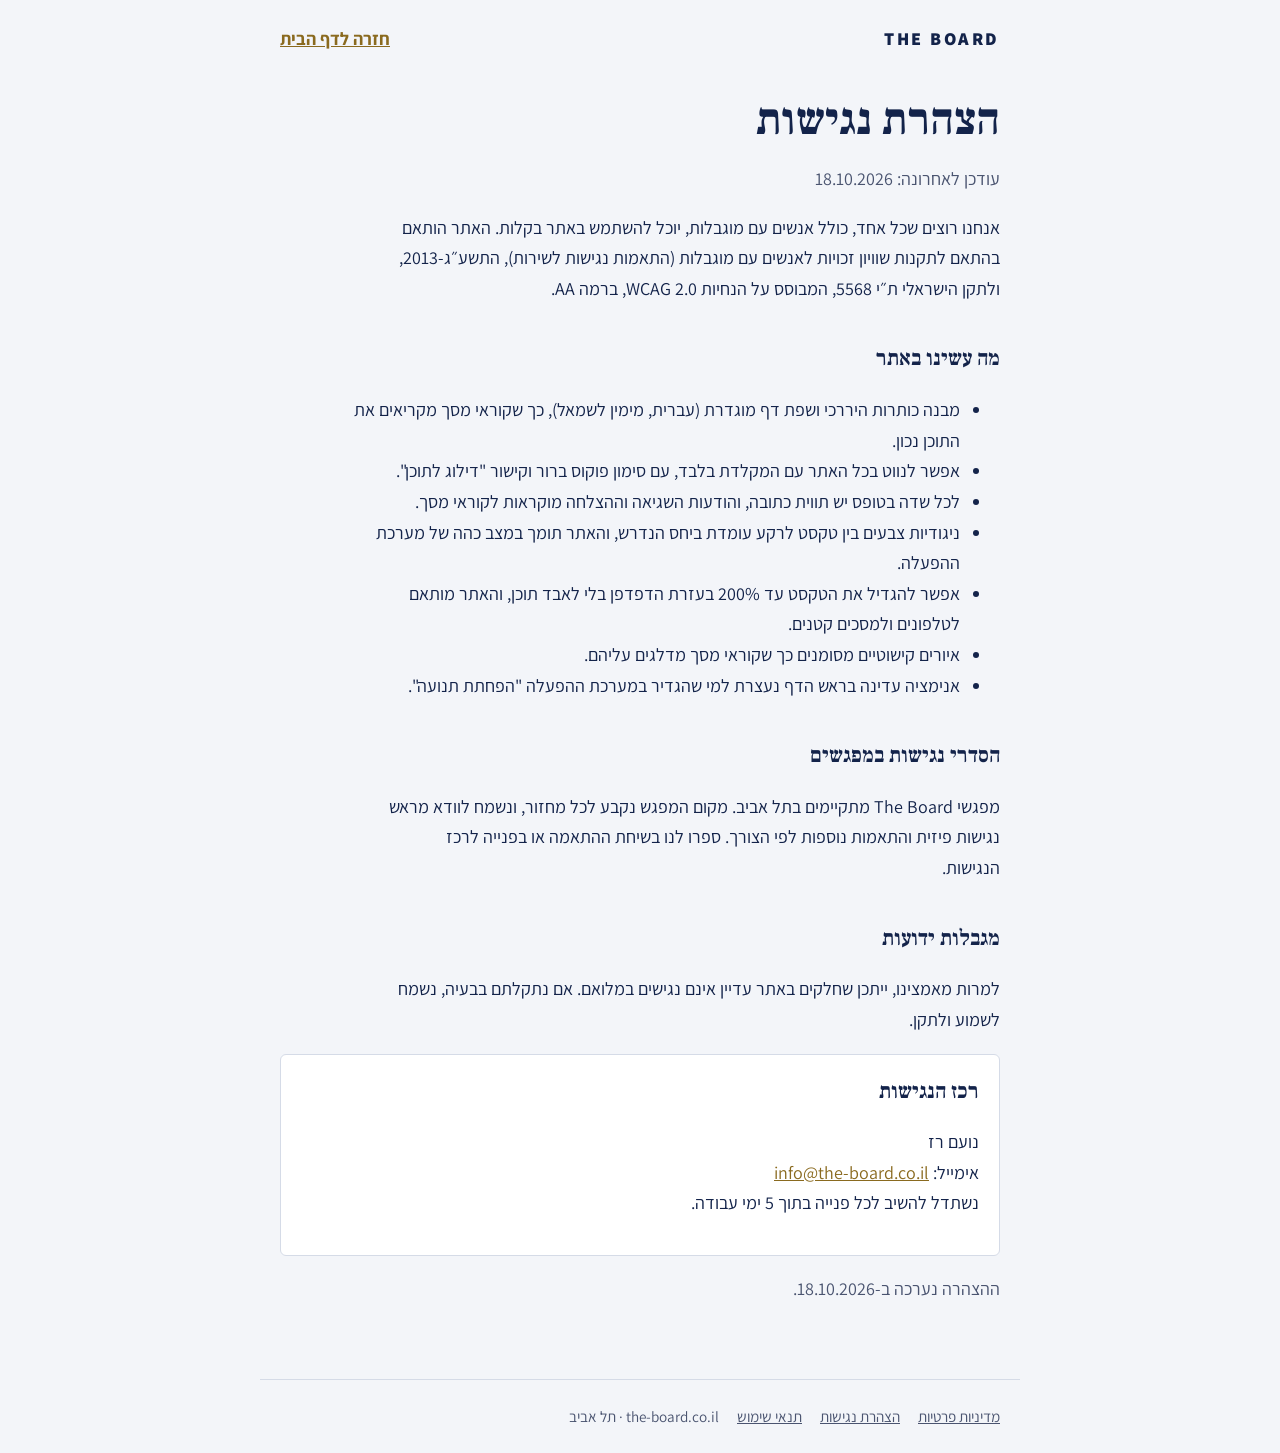
<file: accessibility.html>
<!doctype html>
<html lang="he" dir="rtl">
<head>
<meta charset="utf-8">
<meta name="viewport" content="width=device-width,initial-scale=1">
<title>הצהרת נגישות | The Board</title>
<link rel="icon" href="/brand/the-board-icon-dark-bg.svg?v=3" type="image/svg+xml">
<link rel="icon" href="/brand/favicon-32.png?v=3" sizes="32x32" type="image/png">
<link rel="apple-touch-icon" href="/brand/apple-touch-icon.png?v=3">
<meta name="robots" content="index,follow">
<link rel="stylesheet" href="https://fonts.googleapis.com/css2?family=Frank+Ruhl+Libre:wght@700&family=Assistant:wght@400;700;800&display=swap">
<style>
:root{--bg:#F3F5F9;--surface:#FFFFFF;--ink:#13234A;--muted:#4A5470;--line:#D5DBE7;--gold:#8A6A1F;--gold-soft:#C9A13B}
@media (prefers-color-scheme: dark){:root{--bg:#0D1528;--surface:#152038;--ink:#E7ECF6;--muted:#A3AEC7;--line:#26324F;--gold:#D9B65A;color-scheme:dark}}
*{box-sizing:border-box}
body{background:var(--bg);color:var(--ink);font-family:"Assistant","Heebo",system-ui,Arial,sans-serif;font-size:18px;line-height:1.7;margin:0}
.skip{position:absolute;right:16px;top:-60px;background:var(--gold-soft);color:#13234A;padding:10px 16px;border-radius:4px;font-weight:700;z-index:5}
.skip:focus{top:12px}
:focus-visible{outline:2px solid var(--gold-soft);outline-offset:3px;border-radius:4px}
header,main,footer{max-width:760px;margin-inline:auto;padding-inline:20px}
header{padding-block:24px;display:flex;justify-content:space-between;align-items:center;gap:16px;flex-wrap:wrap}
.brand{font-weight:800;letter-spacing:.14em;text-decoration:none;color:inherit;direction:ltr}
.back{color:var(--gold);font-weight:700}
main{padding-block:16px 56px}
h1{font-family:"Frank Ruhl Libre",Georgia,serif;font-size:clamp(2rem,1.5rem + 2vw,2.8rem);line-height:1.15;margin:0 0 8px}
h2{font-family:"Frank Ruhl Libre",Georgia,serif;font-size:1.35rem;margin:36px 0 8px}
p,li{max-width:68ch}
.meta{color:var(--muted)}
a{color:var(--gold)}
.box{background:var(--surface);border:1px solid var(--line);border-radius:6px;padding:18px 20px;margin-top:16px}
footer{border-top:1px solid var(--line);padding-block:24px;color:var(--muted);font-size:.95rem;display:flex;gap:18px;flex-wrap:wrap}
footer a{color:inherit}
</style>
</head>
<body>
<a class="skip" href="#main">דילוג לתוכן</a>
<header><a class="brand" href="/">THE BOARD</a><a class="back" href="/">חזרה לדף הבית</a></header>
<main id="main">
<h1>הצהרת נגישות</h1>
<p class="meta">עודכן לאחרונה: 18.10.2026</p>

<p>אנחנו רוצים שכל אחד, כולל אנשים עם מוגבלות, יוכל להשתמש באתר בקלות. האתר הותאם בהתאם לתקנות שוויון זכויות לאנשים עם מוגבלות (התאמות נגישות לשירות), התשע״ג-2013, ולתקן הישראלי ת״י 5568, המבוסס על הנחיות WCAG 2.0, ברמה AA.</p>
<h2>מה עשינו באתר</h2>
<ul>
<li>מבנה כותרות היררכי ושפת דף מוגדרת (עברית, מימין לשמאל), כך שקוראי מסך מקריאים את התוכן נכון.</li>
<li>אפשר לנווט בכל האתר עם המקלדת בלבד, עם סימון פוקוס ברור וקישור "דילוג לתוכן".</li>
<li>לכל שדה בטופס יש תווית כתובה, והודעות השגיאה וההצלחה מוקראות לקוראי מסך.</li>
<li>ניגודיות צבעים בין טקסט לרקע עומדת ביחס הנדרש, והאתר תומך במצב כהה של מערכת ההפעלה.</li>
<li>אפשר להגדיל את הטקסט עד 200% בעזרת הדפדפן בלי לאבד תוכן, והאתר מותאם לטלפונים ולמסכים קטנים.</li>
<li>איורים קישוטיים מסומנים כך שקוראי מסך מדלגים עליהם.</li>
<li>אנימציה עדינה בראש הדף נעצרת למי שהגדיר במערכת ההפעלה "הפחתת תנועה".</li>
</ul>
<h2>הסדרי נגישות במפגשים</h2>
<p>מפגשי The Board מתקיימים בתל אביב. מקום המפגש נקבע לכל מחזור, ונשמח לוודא מראש נגישות פיזית והתאמות נוספות לפי הצורך. ספרו לנו בשיחת ההתאמה או בפנייה לרכז הנגישות.</p>
<h2>מגבלות ידועות</h2>
<p>למרות מאמצינו, ייתכן שחלקים באתר עדיין אינם נגישים במלואם. אם נתקלתם בבעיה, נשמח לשמוע ולתקן.</p>
<div class="box">
<h2 style="margin-top:0">רכז הנגישות</h2>
<p>נועם רז<br>אימייל: <a href="mailto:info@the-board.co.il">info@the-board.co.il</a><br>נשתדל להשיב לכל פנייה בתוך 5 ימי עבודה.</p>
</div>
<p class="meta">ההצהרה נערכה ב-18.10.2026.</p>

</main>
<footer><a href="/privacy.html">מדיניות פרטיות</a><a href="/accessibility.html">הצהרת נגישות</a><a href="/terms.html">תנאי שימוש</a><span>the-board.co.il · תל אביב</span></footer>
</body>
</html>
</file>
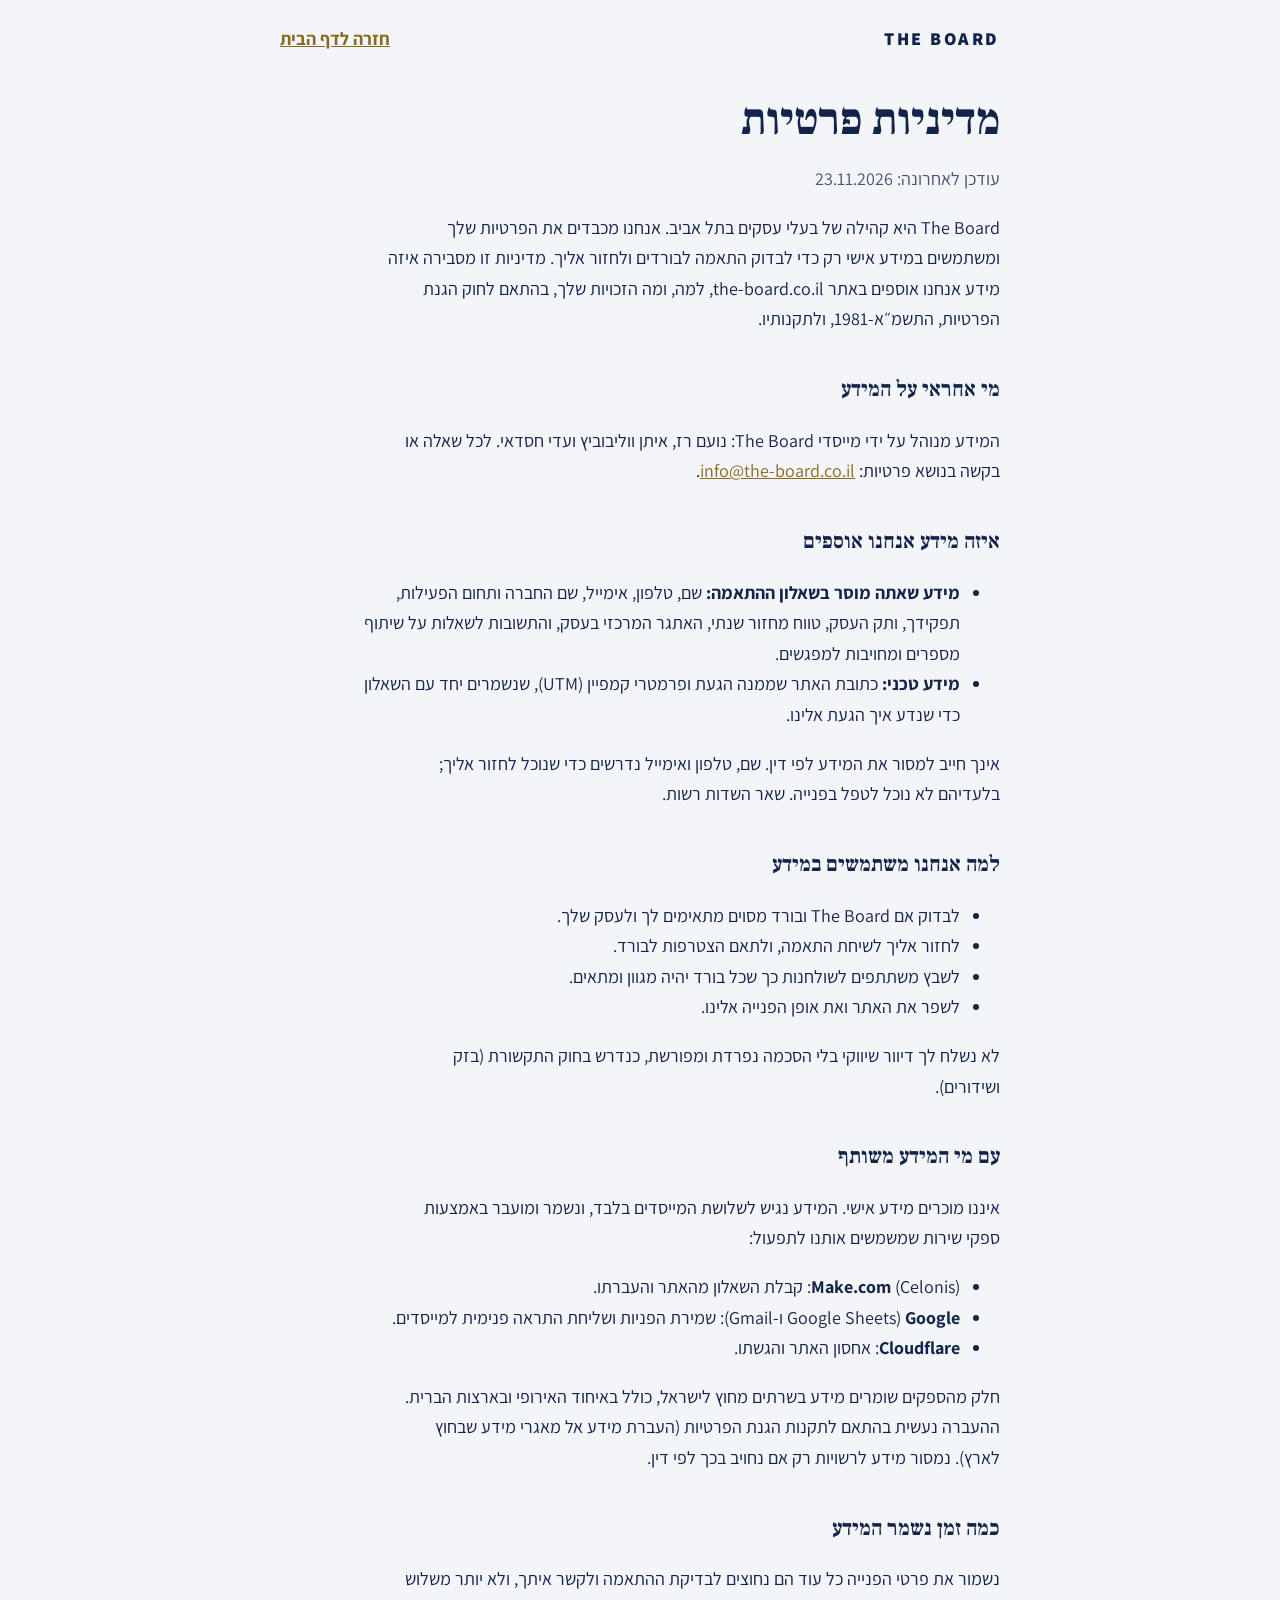
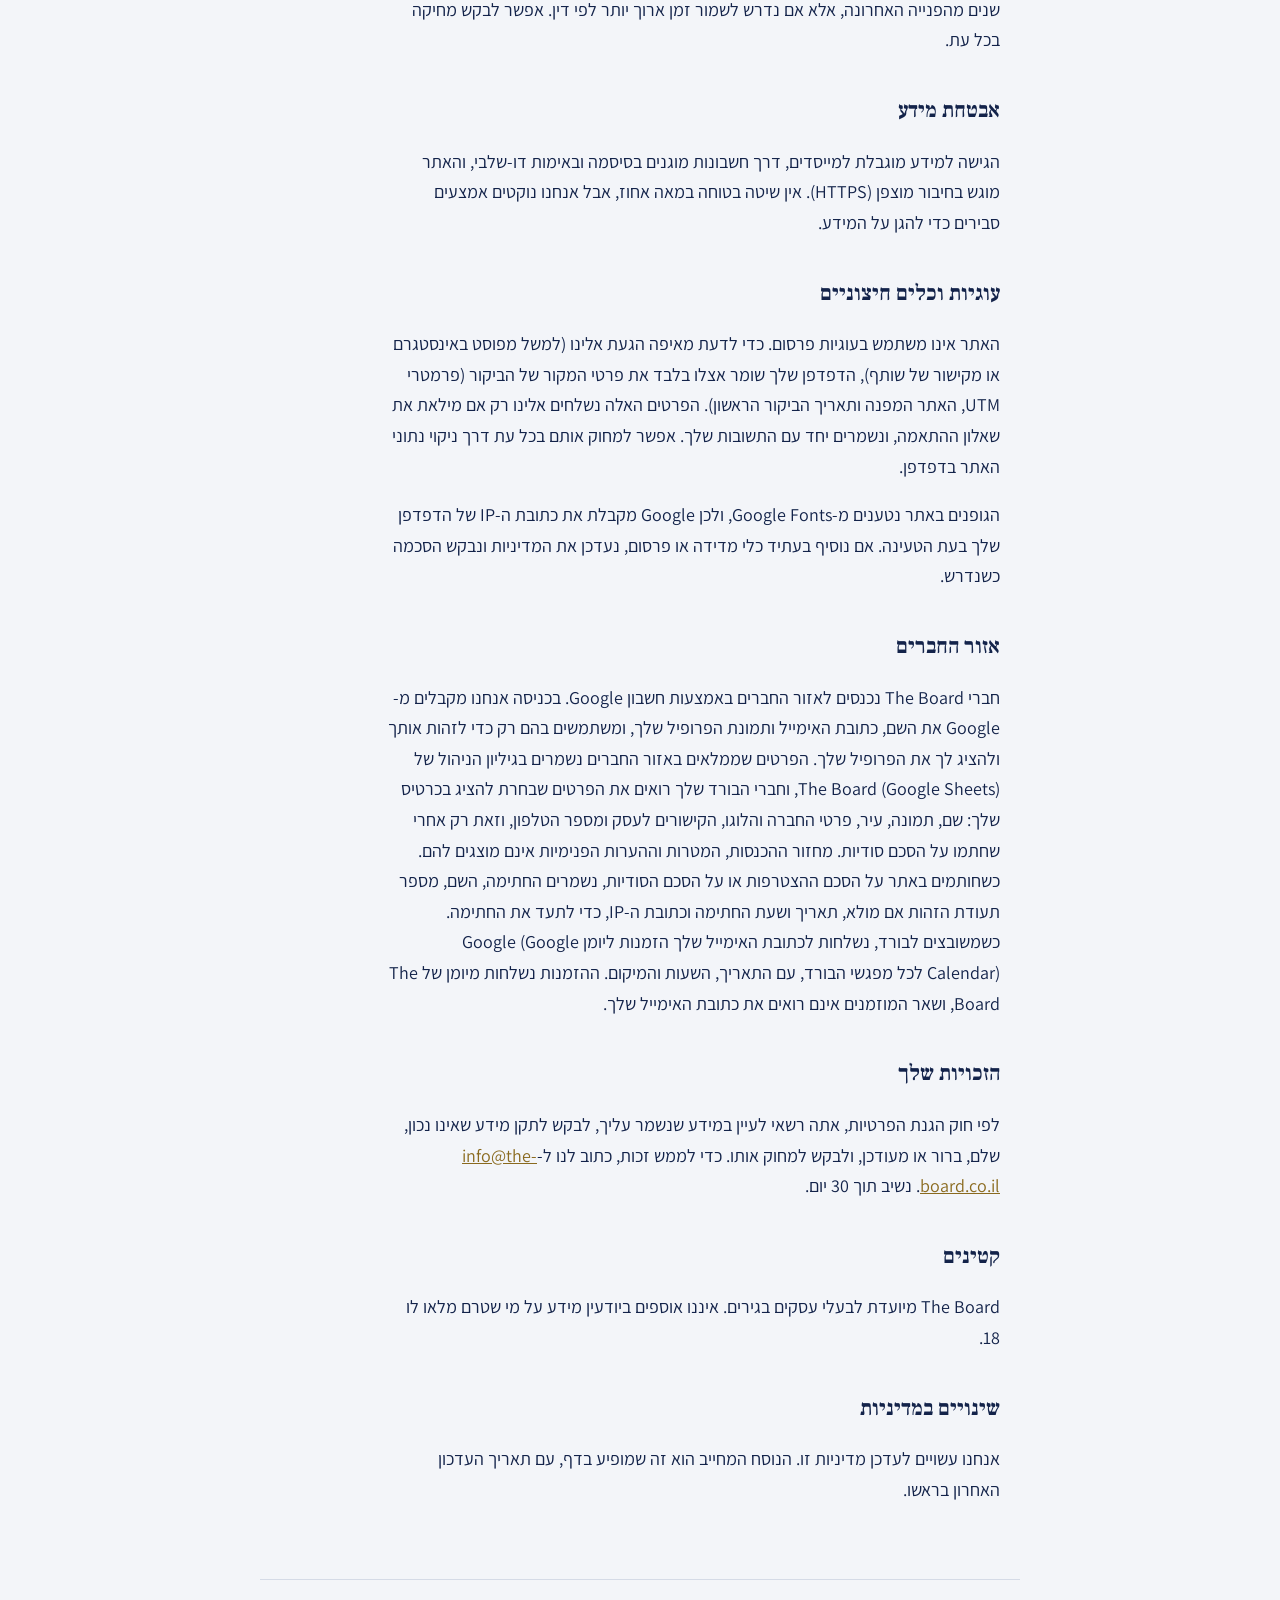
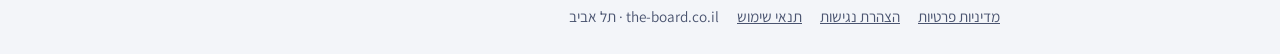
<file: privacy.html>
<!doctype html>
<html lang="he" dir="rtl">
<head>
<meta charset="utf-8">
<meta name="viewport" content="width=device-width,initial-scale=1">
<title>מדיניות פרטיות | The Board</title>
<link rel="icon" href="/brand/the-board-icon-dark-bg.svg?v=3" type="image/svg+xml">
<link rel="icon" href="/brand/favicon-32.png?v=3" sizes="32x32" type="image/png">
<link rel="apple-touch-icon" href="/brand/apple-touch-icon.png?v=3">
<meta name="robots" content="index,follow">
<link rel="stylesheet" href="https://fonts.googleapis.com/css2?family=Frank+Ruhl+Libre:wght@700&family=Assistant:wght@400;700;800&display=swap">
<style>
:root{--bg:#F3F5F9;--surface:#FFFFFF;--ink:#13234A;--muted:#4A5470;--line:#D5DBE7;--gold:#8A6A1F;--gold-soft:#C9A13B}
@media (prefers-color-scheme: dark){:root{--bg:#0D1528;--surface:#152038;--ink:#E7ECF6;--muted:#A3AEC7;--line:#26324F;--gold:#D9B65A;color-scheme:dark}}
*{box-sizing:border-box}
body{background:var(--bg);color:var(--ink);font-family:"Assistant","Heebo",system-ui,Arial,sans-serif;font-size:18px;line-height:1.7;margin:0}
.skip{position:absolute;right:16px;top:-60px;background:var(--gold-soft);color:#13234A;padding:10px 16px;border-radius:4px;font-weight:700;z-index:5}
.skip:focus{top:12px}
:focus-visible{outline:2px solid var(--gold-soft);outline-offset:3px;border-radius:4px}
header,main,footer{max-width:760px;margin-inline:auto;padding-inline:20px}
header{padding-block:24px;display:flex;justify-content:space-between;align-items:center;gap:16px;flex-wrap:wrap}
.brand{font-weight:800;letter-spacing:.14em;text-decoration:none;color:inherit;direction:ltr}
.back{color:var(--gold);font-weight:700}
main{padding-block:16px 56px}
h1{font-family:"Frank Ruhl Libre",Georgia,serif;font-size:clamp(2rem,1.5rem + 2vw,2.8rem);line-height:1.15;margin:0 0 8px}
h2{font-family:"Frank Ruhl Libre",Georgia,serif;font-size:1.35rem;margin:36px 0 8px}
p,li{max-width:68ch}
.meta{color:var(--muted)}
a{color:var(--gold)}
.box{background:var(--surface);border:1px solid var(--line);border-radius:6px;padding:18px 20px;margin-top:16px}
footer{border-top:1px solid var(--line);padding-block:24px;color:var(--muted);font-size:.95rem;display:flex;gap:18px;flex-wrap:wrap}
footer a{color:inherit}
</style>
</head>
<body>
<a class="skip" href="#main">דילוג לתוכן</a>
<header><a class="brand" href="/">THE BOARD</a><a class="back" href="/">חזרה לדף הבית</a></header>
<main id="main">
<h1>מדיניות פרטיות</h1>
<p class="meta">עודכן לאחרונה: 23.11.2026</p>

<p>The Board היא קהילה של בעלי עסקים בתל אביב. אנחנו מכבדים את הפרטיות שלך ומשתמשים במידע אישי רק כדי לבדוק התאמה לבורדים ולחזור אליך. מדיניות זו מסבירה איזה מידע אנחנו אוספים באתר the-board.co.il, למה, ומה הזכויות שלך, בהתאם לחוק הגנת הפרטיות, התשמ״א-1981, ולתקנותיו.</p>
<h2>מי אחראי על המידע</h2>
<p>המידע מנוהל על ידי מייסדי The Board: נועם רז, איתן ווליבוביץ ועדי חסדאי. לכל שאלה או בקשה בנושא פרטיות: <a href="mailto:info@the-board.co.il">info@the-board.co.il</a>.</p>
<h2>איזה מידע אנחנו אוספים</h2>
<ul>
<li><b>מידע שאתה מוסר בשאלון ההתאמה:</b> שם, טלפון, אימייל, שם החברה ותחום הפעילות, תפקידך, ותק העסק, טווח מחזור שנתי, האתגר המרכזי בעסק, והתשובות לשאלות על שיתוף מספרים ומחויבות למפגשים.</li>
<li><b>מידע טכני:</b> כתובת האתר שממנה הגעת ופרמטרי קמפיין (UTM), שנשמרים יחד עם השאלון כדי שנדע איך הגעת אלינו.</li>
</ul>
<p>אינך חייב למסור את המידע לפי דין. שם, טלפון ואימייל נדרשים כדי שנוכל לחזור אליך; בלעדיהם לא נוכל לטפל בפנייה. שאר השדות רשות.</p>
<h2>למה אנחנו משתמשים במידע</h2>
<ul>
<li>לבדוק אם The Board ובורד מסוים מתאימים לך ולעסק שלך.</li>
<li>לחזור אליך לשיחת התאמה, ולתאם הצטרפות לבורד.</li>
<li>לשבץ משתתפים לשולחנות כך שכל בורד יהיה מגוון ומתאים.</li>
<li>לשפר את האתר ואת אופן הפנייה אלינו.</li>
</ul>
<p>לא נשלח לך דיוור שיווקי בלי הסכמה נפרדת ומפורשת, כנדרש בחוק התקשורת (בזק ושידורים).</p>
<h2>עם מי המידע משותף</h2>
<p>איננו מוכרים מידע אישי. המידע נגיש לשלושת המייסדים בלבד, ונשמר ומועבר באמצעות ספקי שירות שמשמשים אותנו לתפעול:</p>
<ul>
<li><b>Make.com</b> (Celonis): קבלת השאלון מהאתר והעברתו.</li>
<li><b>Google</b> (Google Sheets ו-Gmail): שמירת הפניות ושליחת התראה פנימית למייסדים.</li>
<li><b>Cloudflare</b>: אחסון האתר והגשתו.</li>
</ul>
<p>חלק מהספקים שומרים מידע בשרתים מחוץ לישראל, כולל באיחוד האירופי ובארצות הברית. ההעברה נעשית בהתאם לתקנות הגנת הפרטיות (העברת מידע אל מאגרי מידע שבחוץ לארץ). נמסור מידע לרשויות רק אם נחויב בכך לפי דין.</p>
<h2>כמה זמן נשמר המידע</h2>
<p>נשמור את פרטי הפנייה כל עוד הם נחוצים לבדיקת ההתאמה ולקשר איתך, ולא יותר משלוש שנים מהפנייה האחרונה, אלא אם נדרש לשמור זמן ארוך יותר לפי דין. אפשר לבקש מחיקה בכל עת.</p>
<h2>אבטחת מידע</h2>
<p>הגישה למידע מוגבלת למייסדים, דרך חשבונות מוגנים בסיסמה ובאימות דו-שלבי, והאתר מוגש בחיבור מוצפן (HTTPS). אין שיטה בטוחה במאה אחוז, אבל אנחנו נוקטים אמצעים סבירים כדי להגן על המידע.</p>
<h2>עוגיות וכלים חיצוניים</h2>
<p>האתר אינו משתמש בעוגיות פרסום. כדי לדעת מאיפה הגעת אלינו (למשל מפוסט באינסטגרם או מקישור של שותף), הדפדפן שלך שומר אצלו בלבד את פרטי המקור של הביקור (פרמטרי UTM, האתר המפנה ותאריך הביקור הראשון). הפרטים האלה נשלחים אלינו רק אם מילאת את שאלון ההתאמה, ונשמרים יחד עם התשובות שלך. אפשר למחוק אותם בכל עת דרך ניקוי נתוני האתר בדפדפן.</p><p>הגופנים באתר נטענים מ-Google Fonts, ולכן Google מקבלת את כתובת ה-IP של הדפדפן שלך בעת הטעינה. אם נוסיף בעתיד כלי מדידה או פרסום, נעדכן את המדיניות ונבקש הסכמה כשנדרש.</p><h2>אזור החברים</h2><p>חברי The Board נכנסים לאזור החברים באמצעות חשבון Google. בכניסה אנחנו מקבלים מ-Google את השם, כתובת האימייל ותמונת הפרופיל שלך, ומשתמשים בהם רק כדי לזהות אותך ולהציג לך את הפרופיל שלך. הפרטים שממלאים באזור החברים נשמרים בגיליון הניהול של The Board (Google Sheets), וחברי הבורד שלך רואים את הפרטים שבחרת להציג בכרטיס שלך: שם, תמונה, עיר, פרטי החברה והלוגו, הקישורים לעסק ומספר הטלפון, וזאת רק אחרי שחתמו על הסכם סודיות. מחזור ההכנסות, המטרות וההערות הפנימיות אינם מוצגים להם. כשחותמים באתר על הסכם ההצטרפות או על הסכם הסודיות, נשמרים החתימה, השם, מספר תעודת הזהות אם מולא, תאריך ושעת החתימה וכתובת ה-IP, כדי לתעד את החתימה. כשמשובצים לבורד, נשלחות לכתובת האימייל שלך הזמנות ליומן Google (Google Calendar) לכל מפגשי הבורד, עם התאריך, השעות והמיקום. ההזמנות נשלחות מיומן של The Board, ושאר המוזמנים אינם רואים את כתובת האימייל שלך.</p>
<h2>הזכויות שלך</h2>
<p>לפי חוק הגנת הפרטיות, אתה רשאי לעיין במידע שנשמר עליך, לבקש לתקן מידע שאינו נכון, שלם, ברור או מעודכן, ולבקש למחוק אותו. כדי לממש זכות, כתוב לנו ל-<a href="mailto:info@the-board.co.il">info@the-board.co.il</a>. נשיב תוך 30 יום.</p>
<h2>קטינים</h2>
<p>The Board מיועדת לבעלי עסקים בגירים. איננו אוספים ביודעין מידע על מי שטרם מלאו לו 18.</p>
<h2>שינויים במדיניות</h2>
<p>אנחנו עשויים לעדכן מדיניות זו. הנוסח המחייב הוא זה שמופיע בדף, עם תאריך העדכון האחרון בראשו.</p>

</main>
<footer><a href="/privacy.html">מדיניות פרטיות</a><a href="/accessibility.html">הצהרת נגישות</a><a href="/terms.html">תנאי שימוש</a><span>the-board.co.il · תל אביב</span></footer>
</body>
</html>
</file>
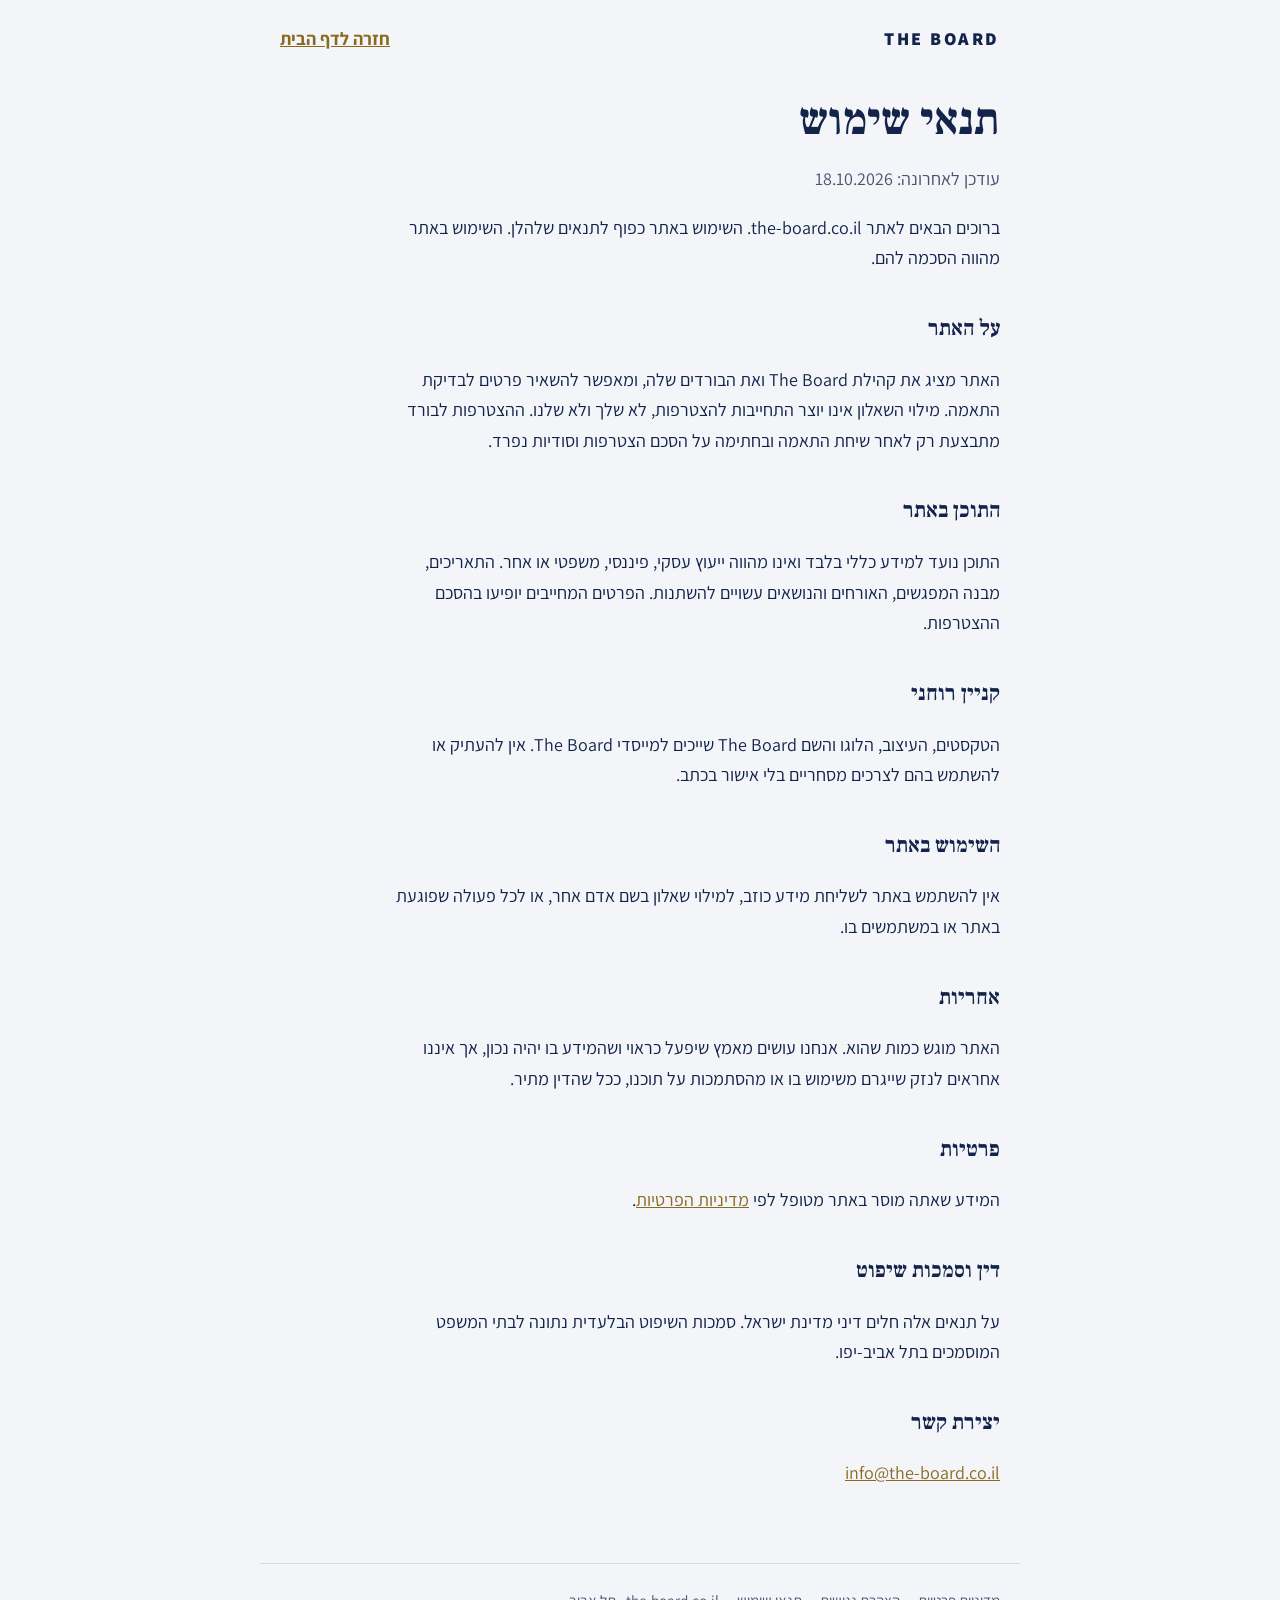
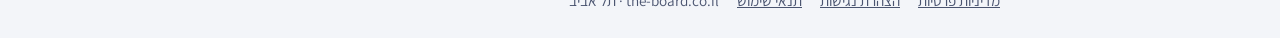
<file: terms.html>
<!doctype html>
<html lang="he" dir="rtl">
<head>
<meta charset="utf-8">
<meta name="viewport" content="width=device-width,initial-scale=1">
<title>תנאי שימוש | The Board</title>
<link rel="icon" href="/brand/the-board-icon-dark-bg.svg?v=3" type="image/svg+xml">
<link rel="icon" href="/brand/favicon-32.png?v=3" sizes="32x32" type="image/png">
<link rel="apple-touch-icon" href="/brand/apple-touch-icon.png?v=3">
<meta name="robots" content="index,follow">
<link rel="stylesheet" href="https://fonts.googleapis.com/css2?family=Frank+Ruhl+Libre:wght@700&family=Assistant:wght@400;700;800&display=swap">
<style>
:root{--bg:#F3F5F9;--surface:#FFFFFF;--ink:#13234A;--muted:#4A5470;--line:#D5DBE7;--gold:#8A6A1F;--gold-soft:#C9A13B}
@media (prefers-color-scheme: dark){:root{--bg:#0D1528;--surface:#152038;--ink:#E7ECF6;--muted:#A3AEC7;--line:#26324F;--gold:#D9B65A;color-scheme:dark}}
*{box-sizing:border-box}
body{background:var(--bg);color:var(--ink);font-family:"Assistant","Heebo",system-ui,Arial,sans-serif;font-size:18px;line-height:1.7;margin:0}
.skip{position:absolute;right:16px;top:-60px;background:var(--gold-soft);color:#13234A;padding:10px 16px;border-radius:4px;font-weight:700;z-index:5}
.skip:focus{top:12px}
:focus-visible{outline:2px solid var(--gold-soft);outline-offset:3px;border-radius:4px}
header,main,footer{max-width:760px;margin-inline:auto;padding-inline:20px}
header{padding-block:24px;display:flex;justify-content:space-between;align-items:center;gap:16px;flex-wrap:wrap}
.brand{font-weight:800;letter-spacing:.14em;text-decoration:none;color:inherit;direction:ltr}
.back{color:var(--gold);font-weight:700}
main{padding-block:16px 56px}
h1{font-family:"Frank Ruhl Libre",Georgia,serif;font-size:clamp(2rem,1.5rem + 2vw,2.8rem);line-height:1.15;margin:0 0 8px}
h2{font-family:"Frank Ruhl Libre",Georgia,serif;font-size:1.35rem;margin:36px 0 8px}
p,li{max-width:68ch}
.meta{color:var(--muted)}
a{color:var(--gold)}
.box{background:var(--surface);border:1px solid var(--line);border-radius:6px;padding:18px 20px;margin-top:16px}
footer{border-top:1px solid var(--line);padding-block:24px;color:var(--muted);font-size:.95rem;display:flex;gap:18px;flex-wrap:wrap}
footer a{color:inherit}
</style>
</head>
<body>
<a class="skip" href="#main">דילוג לתוכן</a>
<header><a class="brand" href="/">THE BOARD</a><a class="back" href="/">חזרה לדף הבית</a></header>
<main id="main">
<h1>תנאי שימוש</h1>
<p class="meta">עודכן לאחרונה: 18.10.2026</p>

<p>ברוכים הבאים לאתר the-board.co.il. השימוש באתר כפוף לתנאים שלהלן. השימוש באתר מהווה הסכמה להם.</p>
<h2>על האתר</h2>
<p>האתר מציג את קהילת The Board ואת הבורדים שלה, ומאפשר להשאיר פרטים לבדיקת התאמה. מילוי השאלון אינו יוצר התחייבות להצטרפות, לא שלך ולא שלנו. ההצטרפות לבורד מתבצעת רק לאחר שיחת התאמה ובחתימה על הסכם הצטרפות וסודיות נפרד.</p>
<h2>התוכן באתר</h2>
<p>התוכן נועד למידע כללי בלבד ואינו מהווה ייעוץ עסקי, פיננסי, משפטי או אחר. התאריכים, מבנה המפגשים, האורחים והנושאים עשויים להשתנות. הפרטים המחייבים יופיעו בהסכם ההצטרפות.</p>
<h2>קניין רוחני</h2>
<p>הטקסטים, העיצוב, הלוגו והשם The Board שייכים למייסדי The Board. אין להעתיק או להשתמש בהם לצרכים מסחריים בלי אישור בכתב.</p>
<h2>השימוש באתר</h2>
<p>אין להשתמש באתר לשליחת מידע כוזב, למילוי שאלון בשם אדם אחר, או לכל פעולה שפוגעת באתר או במשתמשים בו.</p>
<h2>אחריות</h2>
<p>האתר מוגש כמות שהוא. אנחנו עושים מאמץ שיפעל כראוי ושהמידע בו יהיה נכון, אך איננו אחראים לנזק שייגרם משימוש בו או מהסתמכות על תוכנו, ככל שהדין מתיר.</p>
<h2>פרטיות</h2>
<p>המידע שאתה מוסר באתר מטופל לפי <a href="/privacy.html">מדיניות הפרטיות</a>.</p>
<h2>דין וסמכות שיפוט</h2>
<p>על תנאים אלה חלים דיני מדינת ישראל. סמכות השיפוט הבלעדית נתונה לבתי המשפט המוסמכים בתל אביב-יפו.</p>
<h2>יצירת קשר</h2>
<p><a href="mailto:info@the-board.co.il">info@the-board.co.il</a></p>

</main>
<footer><a href="/privacy.html">מדיניות פרטיות</a><a href="/accessibility.html">הצהרת נגישות</a><a href="/terms.html">תנאי שימוש</a><span>the-board.co.il · תל אביב</span></footer>
</body>
</html>
</file>
